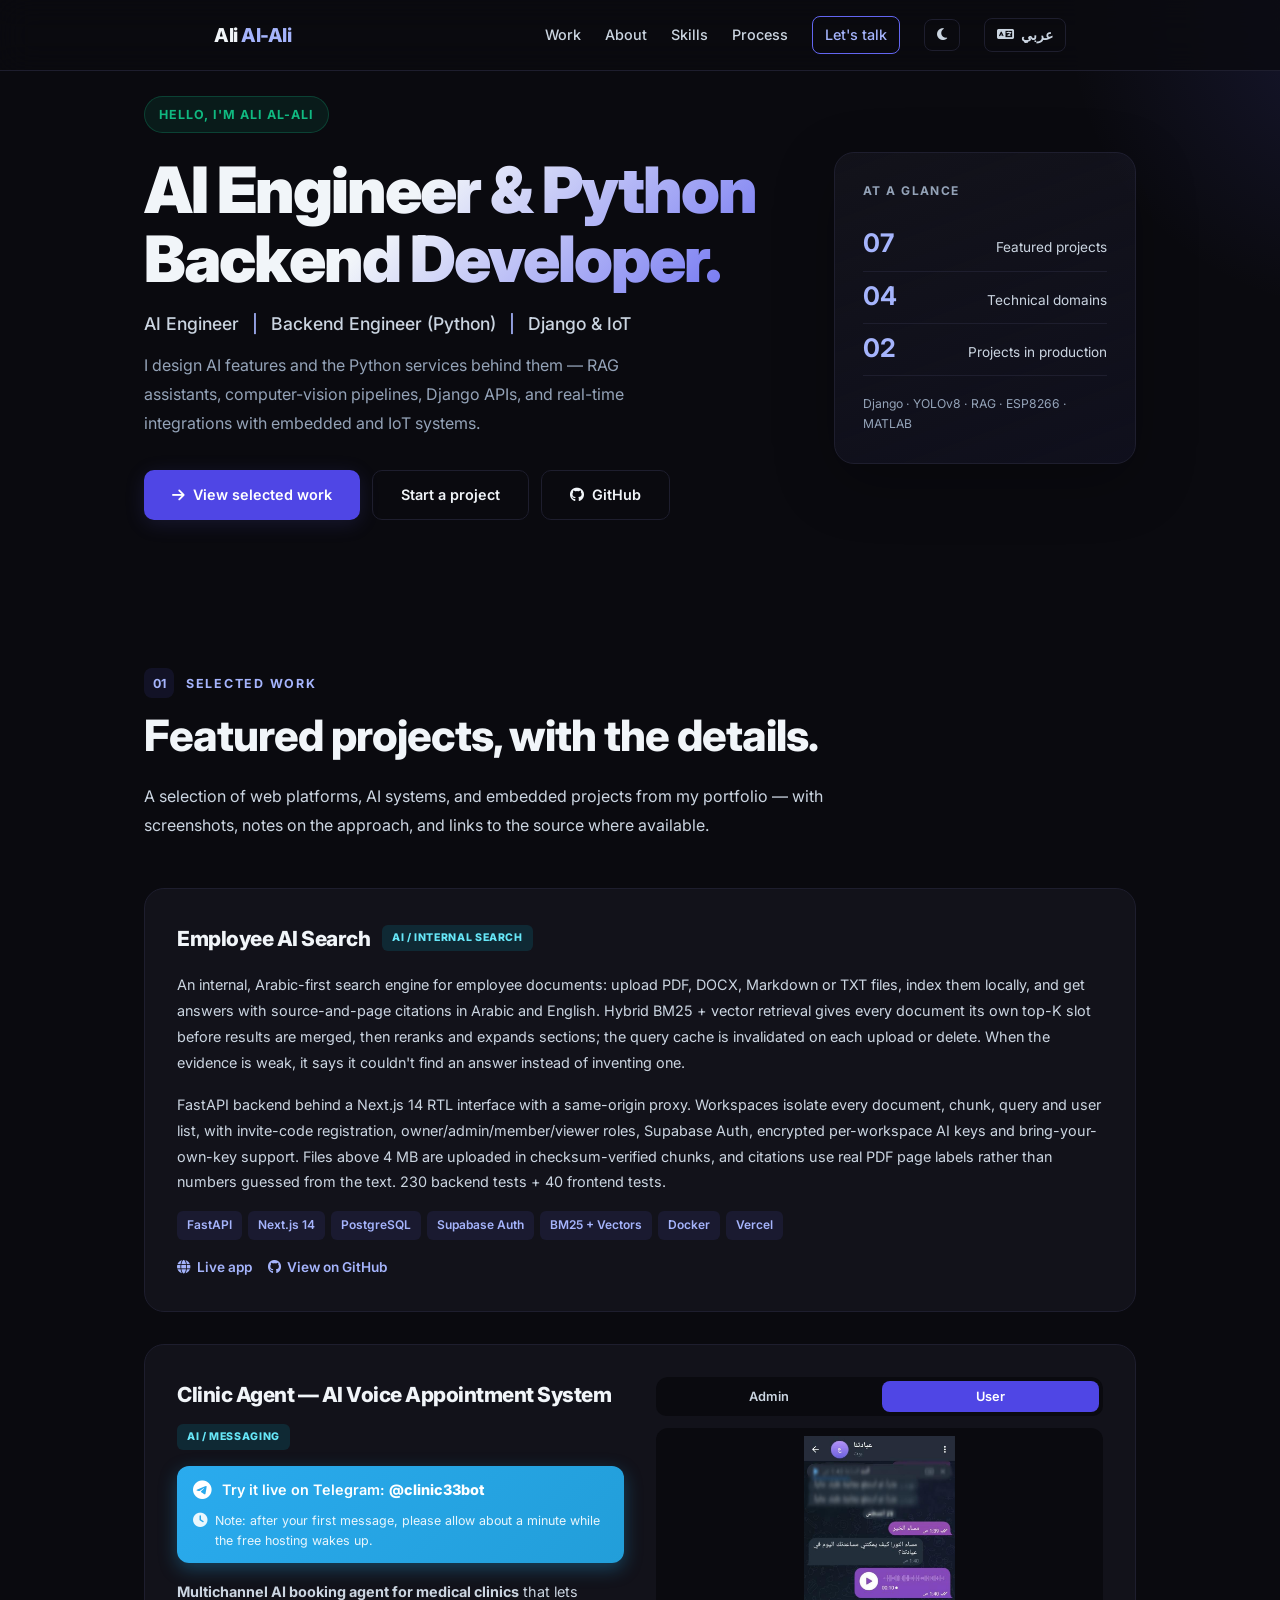
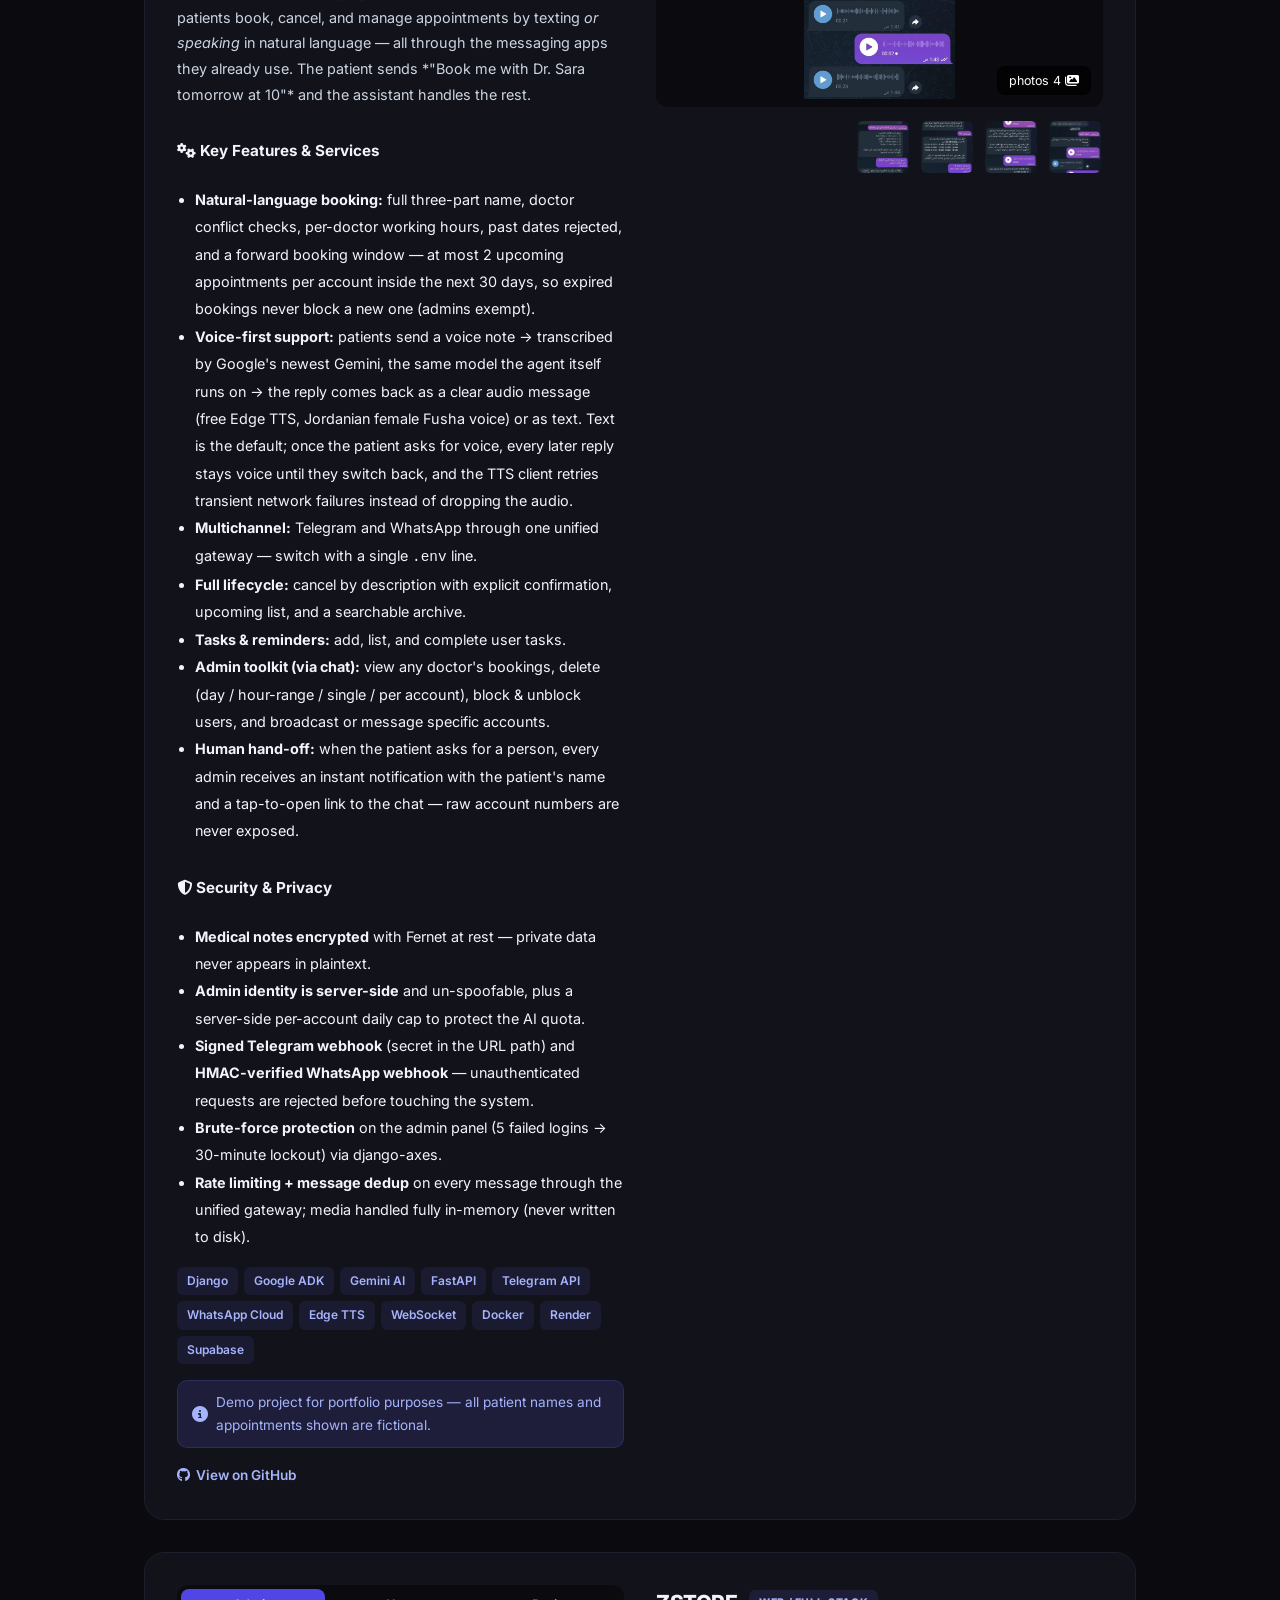
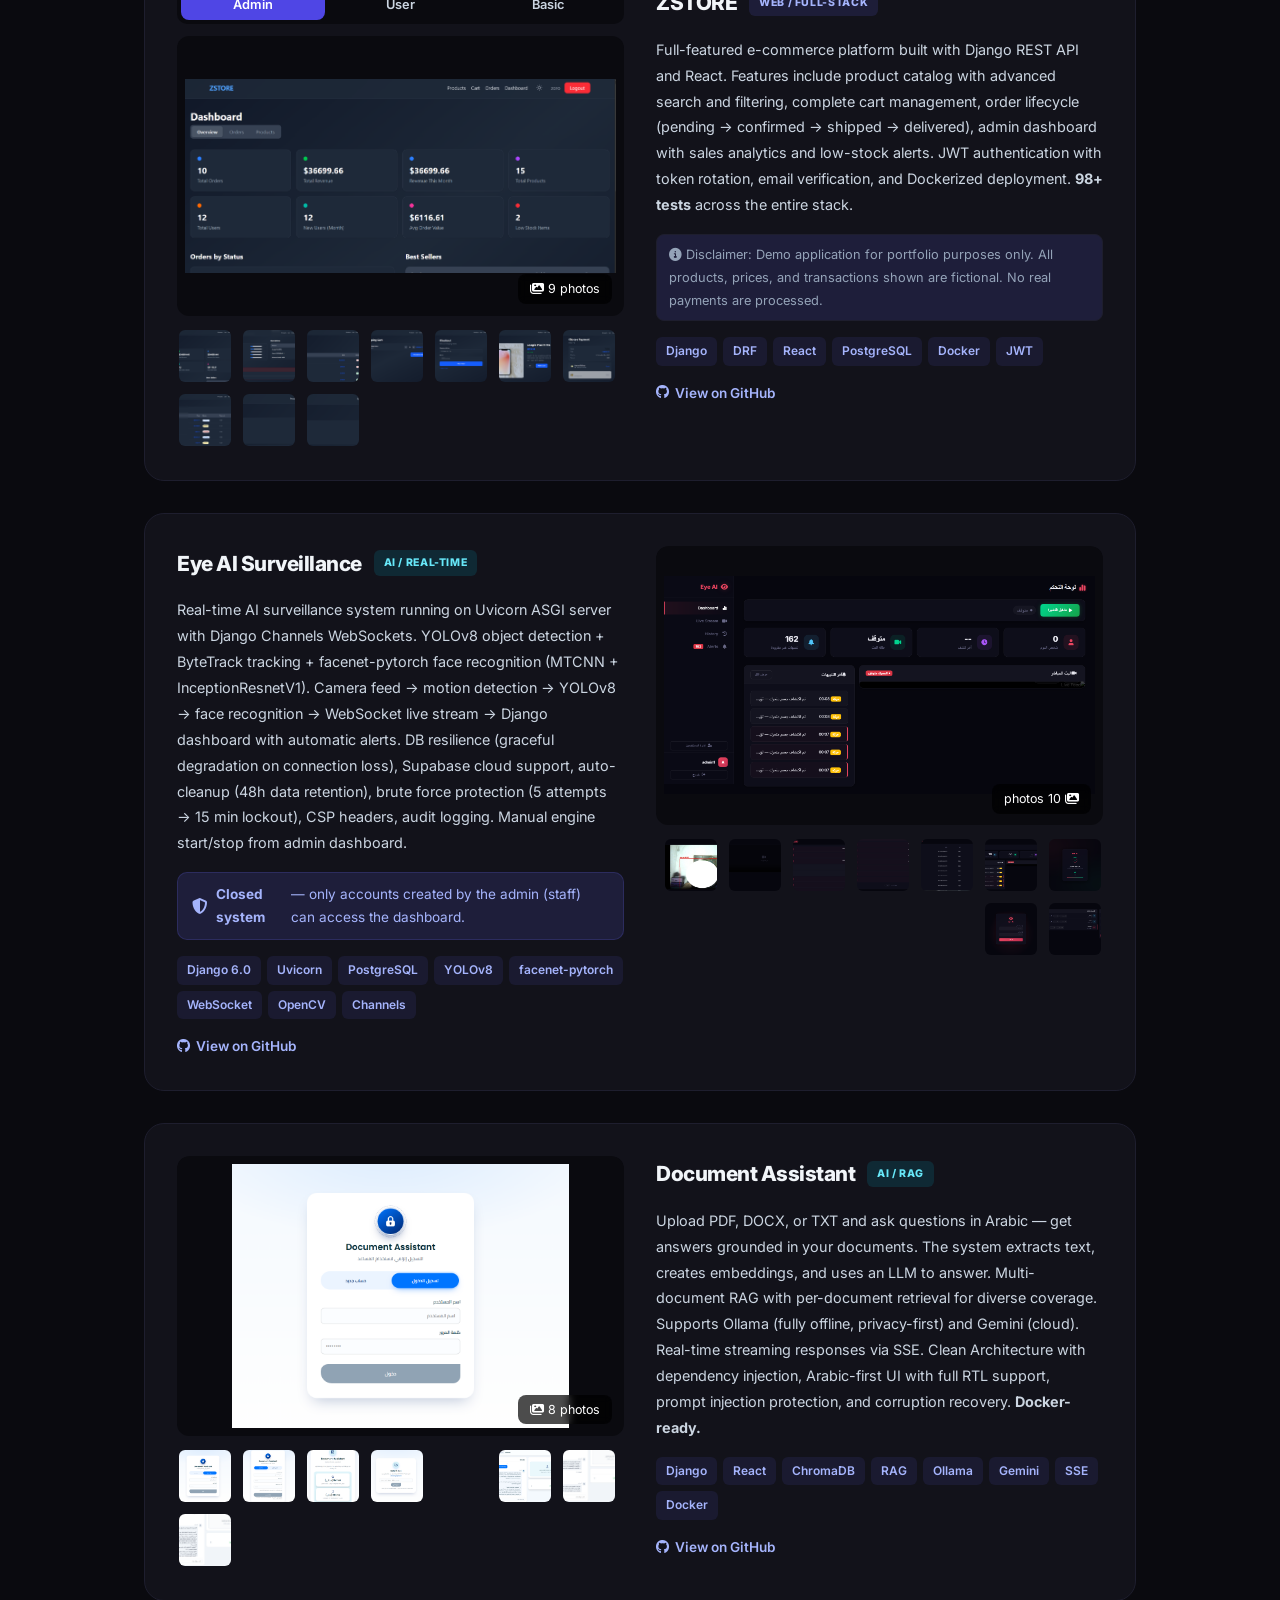
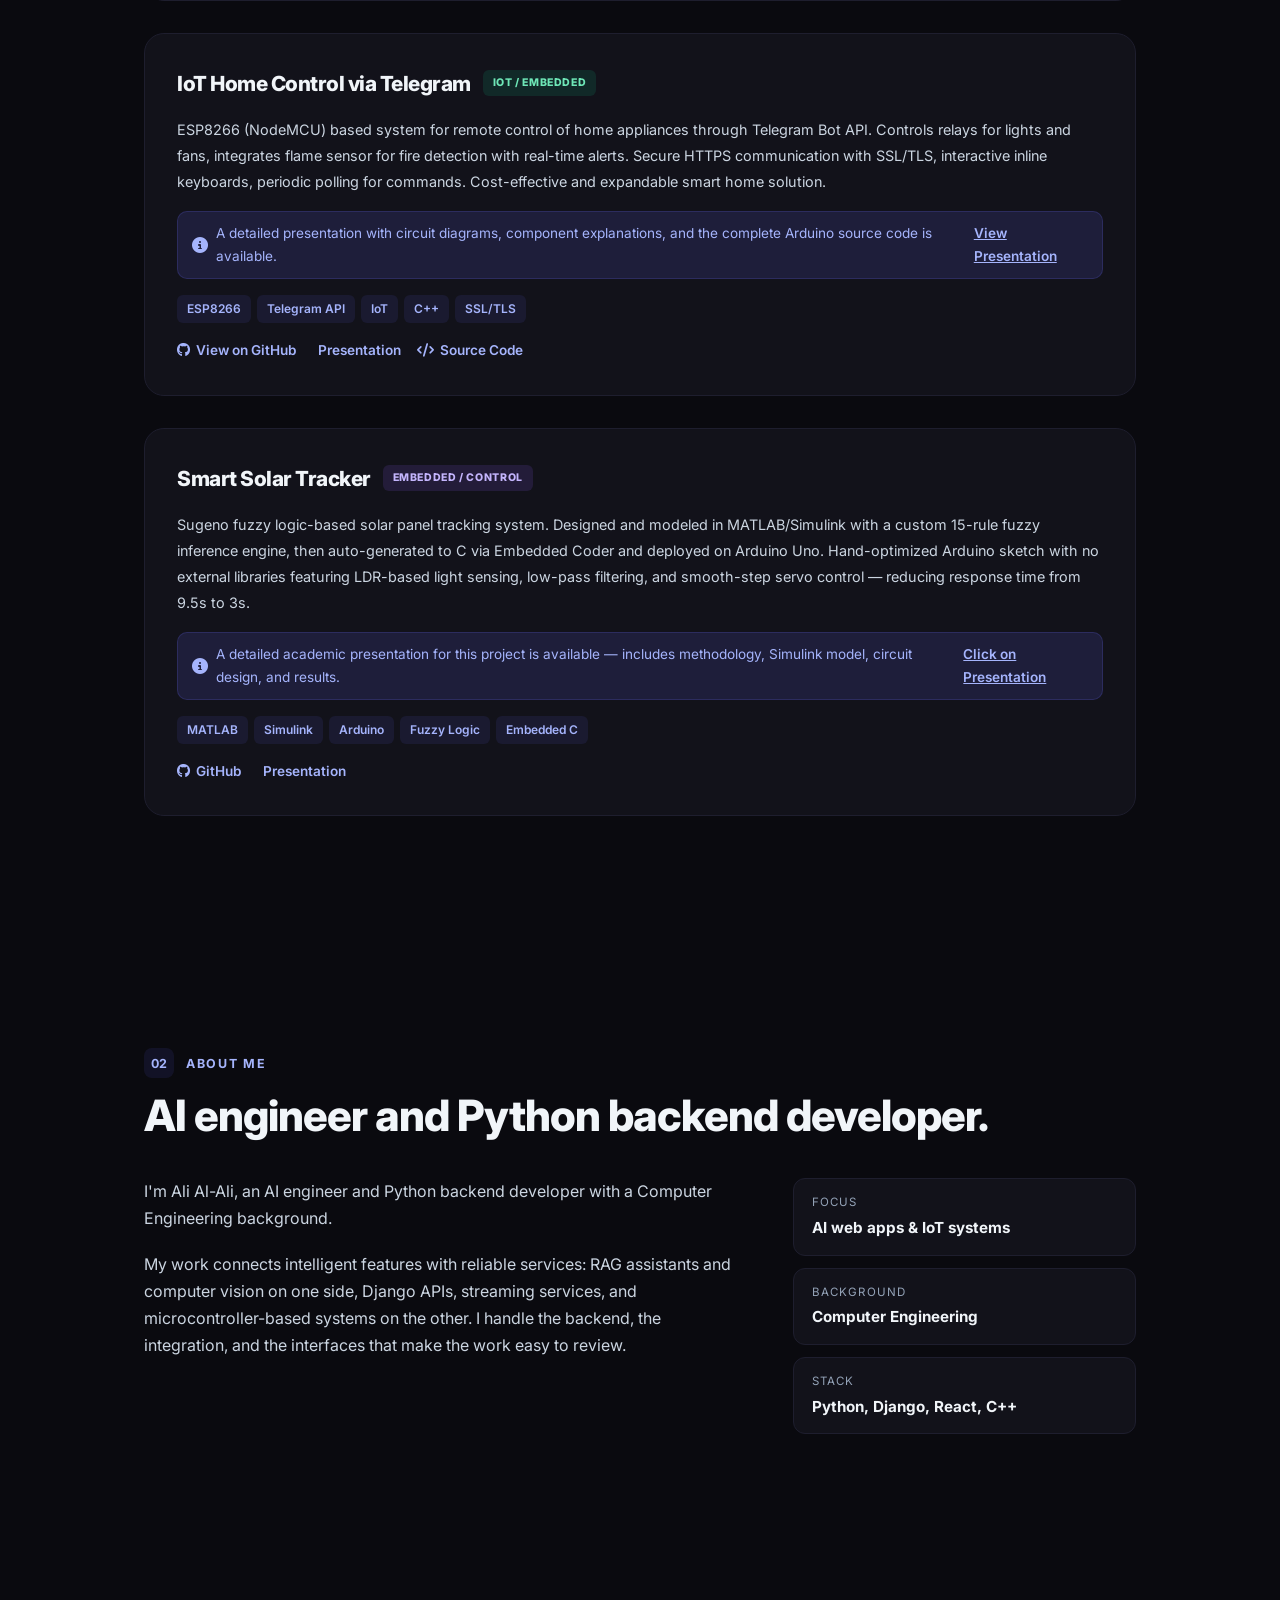
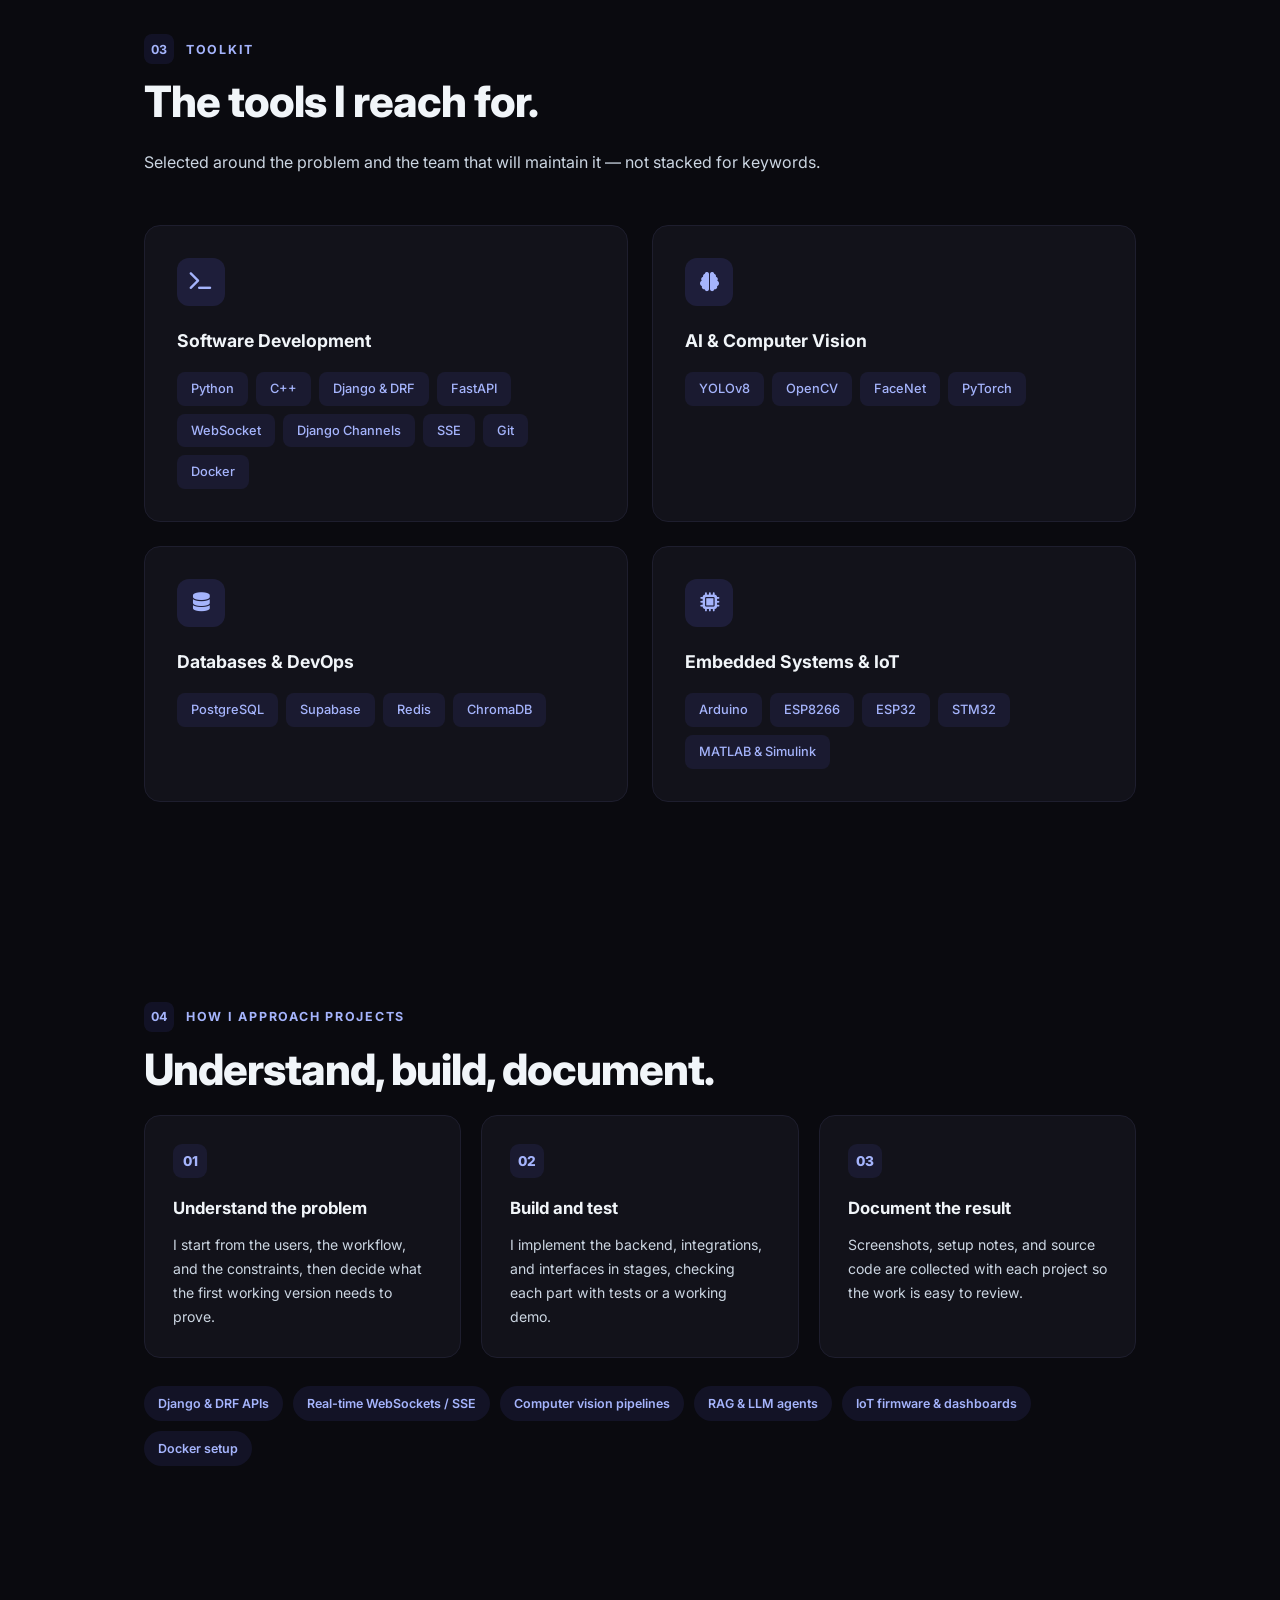
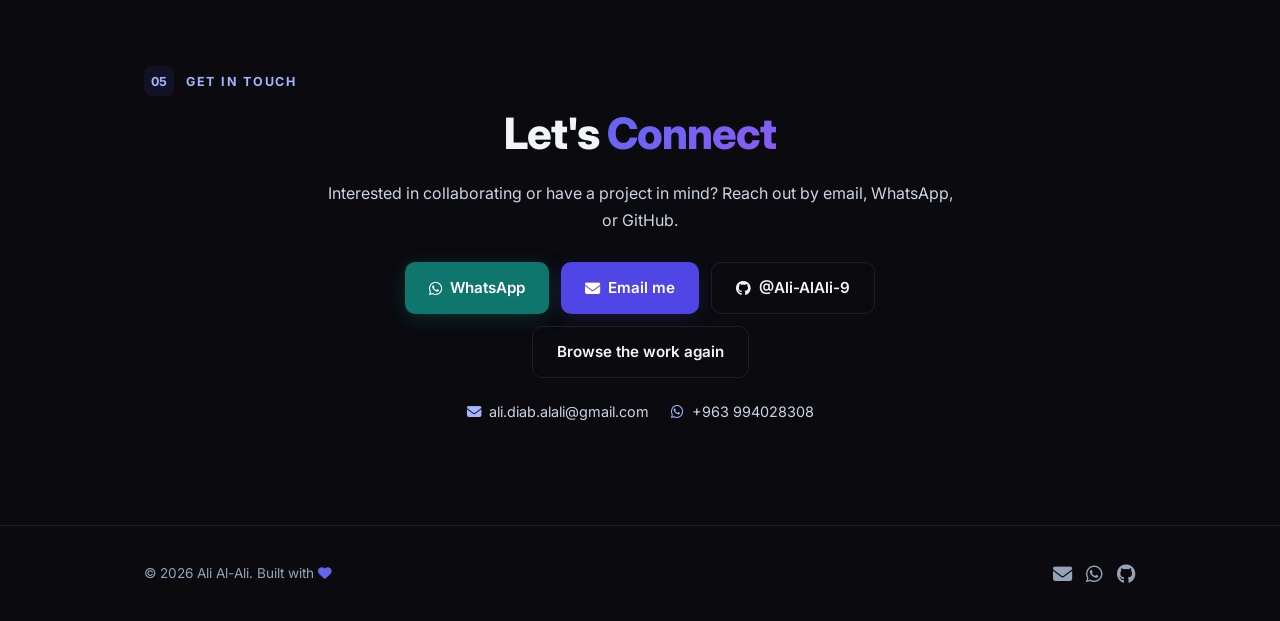
<file: index.html>
<!DOCTYPE html>
<html lang="en">
<head>
    <meta charset="UTF-8">
    <meta name="viewport" content="width=device-width, initial-scale=1.0">
    <title>Ali Al-Ali — AI &amp; Python Backend Engineer</title>
    <meta name="description" content="AI engineer and Python backend developer building RAG assistants, computer-vision systems, Django APIs, and IoT integrations. Explore portfolio projects by Ali Al-Ali.">
    <meta name="theme-color" content="#0a0a0f">
    <meta property="og:type" content="website">
    <meta property="og:title" content="Ali Al-Ali — AI &amp; Python Backend Engineer">
    <meta property="og:description" content="AI and Python backend engineering projects: RAG assistants, computer vision, Django APIs, real-time services, and IoT integrations.">
    <meta property="og:site_name" content="Ali Al-Ali Portfolio">
    <meta name="twitter:card" content="summary_large_image">
    <link rel="canonical" href="https://ali-alali-9.github.io/">
    <link rel="icon" type="image/svg+xml" href="favicon.svg">
    <link rel="preconnect" href="https://fonts.googleapis.com">
    <link rel="preconnect" href="https://fonts.gstatic.com" crossorigin>
    <link href="https://fonts.googleapis.com/css2?family=Inter:wght@400;500;600;700;800;900&display=swap" rel="stylesheet">
    <link rel="stylesheet" href="https://cdnjs.cloudflare.com/ajax/libs/font-awesome/6.5.1/css/all.min.css">
    <link rel="stylesheet" href="style.css?v=5">
</head>
<body>
    <a class="skip-link" href="#main">Skip to content</a>

    <div id="lightbox" class="lightbox" role="dialog" aria-modal="true" aria-labelledby="lightbox-title">
        <h2 id="lightbox-title" class="sr-only">Project screenshot gallery</h2>
        <button type="button" class="lightbox-close" aria-label="Close gallery" onclick="closeLightbox()">&times;</button>
        <button type="button" class="lightbox-nav lightbox-prev" aria-label="Previous screenshot" onclick="event.stopPropagation(); navigateLightbox(-1)"><i class="fas fa-chevron-left" aria-hidden="true"></i></button>
        <img class="lightbox-img" id="lightbox-img" alt="">
        <button type="button" class="lightbox-nav lightbox-next" aria-label="Next screenshot" onclick="event.stopPropagation(); navigateLightbox(1)"><i class="fas fa-chevron-right" aria-hidden="true"></i></button>
        <div class="lightbox-counter" id="lightbox-counter" aria-live="polite"></div>
    </div>

    <header class="site-header">
        <nav aria-label="Main navigation">
            <div class="nav-container">
                <a href="#top" class="logo">Ali <span>Al-Ali</span></a>
                <div class="nav-links" id="navLinks">
                    <a href="#projects">Work</a>
                    <a href="#about">About</a>
                    <a href="#skills">Skills</a>
                    <a href="#process">Process</a>
                    <a href="#contact" class="nav-cta">Let's talk</a>
                    <button type="button" id="theme-toggle" aria-label="Toggle color theme">
                        <i class="fas fa-moon" aria-hidden="true"></i>
                    </button>
                    <button type="button" id="lang-toggle" class="lang-toggle" aria-label="Switch to Arabic" title="العربية">
                        <i class="fas fa-language" aria-hidden="true"></i>
                        <span>عربي</span>
                    </button>
                </div>
                <button type="button" class="mobile-menu" id="mobileMenu" aria-label="Open menu" aria-expanded="false" aria-controls="navLinks">
                    <i class="fas fa-bars" aria-hidden="true"></i>
                </button>
            </div>
        </nav>
    </header>

    <main id="main">
        <section id="top" class="hero">
            <div class="hero-bg" aria-hidden="true"></div>
            <div class="container hero-grid">
                <div class="hero-content">
                    <p class="hero-eyebrow">Hello, I'm Ali Al-Ali</p>
                    <h1 class="hero-title">AI Engineer &amp; Python Backend Developer.</h1>
                    <p class="hero-subtitle">AI Engineer <span class="separator">|</span> Backend Engineer (Python) <span class="separator">|</span> Django &amp; IoT</p>
                    <p class="hero-desc">I design AI features and the Python services behind them — RAG assistants, computer-vision pipelines, Django APIs, and real-time integrations with embedded and IoT systems.</p>
                    <div class="hero-actions">
                        <a href="#projects" class="btn btn-primary"><i class="fas fa-arrow-right" aria-hidden="true"></i> View selected work</a>
                        <a href="#contact" class="btn btn-ghost">Start a project</a>
                        <a href="https://github.com/Ali-AlAli-9" target="_blank" rel="noopener noreferrer" class="btn btn-ghost"><i class="fab fa-github" aria-hidden="true"></i> GitHub</a>
                    </div>
                </div>
                <aside class="hero-card" aria-label="Portfolio at a glance">
                    <p class="hero-card-label">At a glance</p>
                    <div class="hero-stat"><strong>07</strong><span>Featured projects</span></div>
                    <div class="hero-stat"><strong>04</strong><span>Technical domains</span></div>
                    <div class="hero-stat"><strong>02</strong><span>Projects in production</span></div>
                    <p class="hero-card-note">Django &middot; YOLOv8 &middot; RAG &middot; ESP8266 &middot; MATLAB</p>
                </aside>
            </div>
        </section>

        <section id="projects" class="section projects-section">
        <div class="container">
            <div class="section-kicker"><span>01</span> Selected work</div>
                <h2 class="section-title">Featured projects, with the details.</h2>
                <p class="section-intro">A selection of web platforms, AI systems, and embedded projects from my portfolio — with screenshots, notes on the approach, and links to the source where available.</p>

            <!-- Project 1: Employee AI Search -->
            <div class="project-card">
                <div class="project-info" style="grid-column: 1 / -1;">
                    <div class="project-header">
                        <h3>Employee AI Search</h3>
                                    <span class="project-badge badge-ai">AI / Internal Search</span>
                    </div>
                    <p>An internal, Arabic-first search engine for employee documents: upload PDF, DOCX, Markdown or TXT files, index them locally, and get answers with source-and-page citations in Arabic and English. Hybrid BM25 + vector retrieval gives every document its own top-K slot before results are merged, then reranks and expands sections; the query cache is invalidated on each upload or delete. When the evidence is weak, it says it couldn't find an answer instead of inventing one.</p>
                    <p>FastAPI backend behind a Next.js 14 RTL interface with a same-origin proxy. Workspaces isolate every document, chunk, query and user list, with invite-code registration, owner/admin/member/viewer roles, Supabase Auth, encrypted per-workspace AI keys and bring-your-own-key support. Files above 4 MB are uploaded in checksum-verified chunks, and citations use real PDF page labels rather than numbers guessed from the text. 230 backend tests + 40 frontend tests.</p>
                    <div class="project-tech">
                        <span class="tech-tag">FastAPI</span>
                        <span class="tech-tag">Next.js 14</span>
                        <span class="tech-tag">PostgreSQL</span>
                        <span class="tech-tag">Supabase Auth</span>
                        <span class="tech-tag">BM25 + Vectors</span>
                        <span class="tech-tag">Docker</span>
                        <span class="tech-tag">Vercel</span>
                    </div>
                    <div class="project-links">
                        <a href="https://employee-ai-search-4l7m.vercel.app/" class="project-link" target="_blank" rel="noopener noreferrer"><i class="fas fa-globe"></i> Live app</a>
                        <a href="https://github.com/Ali-AlAli-9/employee-ai-search" class="project-link" target="_blank" rel="noopener noreferrer"><i class="fab fa-github"></i> View on GitHub</a>
                    </div>
                </div>
            </div>

            <!-- Project 2: Clinic Agent — AI Voice Appointment System -->
            <div class="project-card reverse">
                <div class="project-gallery" id="gallery-clinic">
                    <div class="gallery-tabs">
                        <button type="button" class="gallery-tab active" onclick="switchGalleryTab('clinic', 'user', this)">User</button>
                        <button type="button" class="gallery-tab" onclick="switchGalleryTab('clinic', 'admin', this)">Admin</button>
                    </div>
                    <div class="gallery-tab-content active" data-tab="clinic-user">
                        <div class="gallery-main">
                            <img src="assets/pictures_clinic/chat/User-1.jpg" alt="Clinic Agent User" class="gallery-hero" onclick="openLightbox(this, 'clinic-user')">
                            <div class="gallery-count"><i class="fas fa-images"></i> 4 photos</div>
                        </div>
                        <div class="gallery-thumbs" data-gallery="clinic-user">
                            <img loading="lazy" decoding="async" src="assets/pictures_clinic/chat/User-1.jpg" alt="User 1" onclick="openLightbox(this, 'clinic-user')">
                            <img loading="lazy" decoding="async" src="assets/pictures_clinic/chat/User-2.jpg" alt="User 2" onclick="openLightbox(this, 'clinic-user')">
                            <img loading="lazy" decoding="async" src="assets/pictures_clinic/chat/User-3.jpg" alt="User 3" onclick="openLightbox(this, 'clinic-user')">
                            <img loading="lazy" decoding="async" src="assets/pictures_clinic/chat/User-4.jpg" alt="User 4" onclick="openLightbox(this, 'clinic-user')">
                        </div>
                    </div>
                    <div class="gallery-tab-content" data-tab="clinic-admin">
                        <div class="gallery-main">
                            <img src="assets/pictures_clinic/admin/Admin-1.jpg" alt="Clinic Agent Admin" class="gallery-hero" onclick="openLightbox(this, 'clinic-admin')">
                            <div class="gallery-count"><i class="fas fa-images"></i> 2 photos</div>
                        </div>
                        <div class="gallery-thumbs" data-gallery="clinic-admin">
                            <img loading="lazy" decoding="async" src="assets/pictures_clinic/admin/Admin-1.jpg" alt="Admin 1" onclick="openLightbox(this, 'clinic-admin')">
                            <img loading="lazy" decoding="async" src="assets/pictures_clinic/admin/Admin-2.jpg" alt="Admin 2" onclick="openLightbox(this, 'clinic-admin')">
                        </div>
                    </div>
                </div>
                <div class="project-info">
                    <div class="project-header">
                        <h3>Clinic Agent — AI Voice Appointment System</h3>
                                <span class="project-badge badge-ai">AI / Messaging</span>
                    </div>
                    <div class="project-cta">
                        <a href="https://t.me/clinic33bot" target="_blank" rel="noopener noreferrer" class="project-cta-main">
                            <i class="fab fa-telegram"></i>
                            <span>Try it live on Telegram: <strong>@clinic33bot</strong></span>
                        </a>
                        <div class="project-cta-hint">
                            <i class="fas fa-clock"></i>
                            <span>Note: after your first message, please allow about a minute while the free hosting wakes up.</span>
                        </div>
                    </div>
                    <p><strong>Multichannel AI booking agent for medical clinics</strong> that lets patients book, cancel, and manage appointments by texting <em>or speaking</em> in natural language — all through the messaging apps they already use. The patient sends *"Book me with Dr. Sara tomorrow at 10"* and the assistant handles the rest.</p>

                    <h4 style="margin:14px 0 6px;font-size:0.95rem;color:var(--heading);"><i class="fas fa-cogs"></i> Key Features &amp; Services</h4>
                    <ul style="margin:0;padding-left:18px;font-size:0.9rem;line-height:1.9;color:var(--text);">
                        <li><strong>Natural-language booking:</strong> full three-part name, doctor conflict checks, per-doctor working hours, past dates rejected, and a forward booking window — at most 2 upcoming appointments per account inside the next 30 days, so expired bookings never block a new one (admins exempt).</li>
                        <li><strong>Voice-first support:</strong> patients send a voice note → transcribed by Google's newest Gemini, the same model the agent itself runs on → the reply comes back as a clear audio message (free Edge TTS, Jordanian female Fusha voice) or as text. Text is the default; once the patient asks for voice, every later reply stays voice until they switch back, and the TTS client retries transient network failures instead of dropping the audio.</li>
                        <li><strong>Multichannel:</strong> Telegram and WhatsApp through one unified gateway — switch with a single <code>.env</code> line.</li>
                        <li><strong>Full lifecycle:</strong> cancel by description with explicit confirmation, upcoming list, and a searchable archive.</li>
                        <li><strong>Tasks &amp; reminders:</strong> add, list, and complete user tasks.</li>
                        <li><strong>Admin toolkit (via chat):</strong> view any doctor's bookings, delete (day / hour-range / single / per account), block &amp; unblock users, and broadcast or message specific accounts.</li>
                        <li><strong>Human hand-off:</strong> when the patient asks for a person, every admin receives an instant notification with the patient's name and a tap-to-open link to the chat — raw account numbers are never exposed.</li>
                    </ul>

                    <h4 style="margin:14px 0 6px;font-size:0.95rem;color:var(--heading);"><i class="fas fa-shield-alt"></i> Security &amp; Privacy</h4>
                    <ul style="margin:0;padding-left:18px;font-size:0.9rem;line-height:1.9;color:var(--text);">
                        <li><strong>Medical notes encrypted</strong> with Fernet at rest — private data never appears in plaintext.</li>
                        <li><strong>Admin identity is server-side</strong> and un-spoofable, plus a server-side per-account daily cap to protect the AI quota.</li>
                        <li><strong>Signed Telegram webhook</strong> (secret in the URL path) and <strong>HMAC-verified WhatsApp webhook</strong> — unauthenticated requests are rejected before touching the system.</li>
                        <li><strong>Brute-force protection</strong> on the admin panel (5 failed logins → 30-minute lockout) via django-axes.</li>
                        <li><strong>Rate limiting + message dedup</strong> on every message through the unified gateway; media handled fully in-memory (never written to disk).</li>
                    </ul>

                    <div class="project-tech">
                        <span class="tech-tag">Django</span>
                        <span class="tech-tag">Google ADK</span>
                        <span class="tech-tag">Gemini AI</span>
                        <span class="tech-tag">FastAPI</span>
                        <span class="tech-tag">Telegram API</span>
                        <span class="tech-tag">WhatsApp Cloud</span>
                        <span class="tech-tag">Edge TTS</span>
                        <span class="tech-tag">WebSocket</span>
                        <span class="tech-tag">Docker</span>
                        <span class="tech-tag">Render</span>
                        <span class="tech-tag">Supabase</span>
                    </div>
                    <div class="project-notice">
                        <i class="fas fa-info-circle"></i> Demo project for portfolio purposes — all patient names and appointments shown are fictional.
                    </div>
                    <a href="https://github.com/Ali-AlAli-9" class="project-link" target="_blank" rel="noopener noreferrer"><i class="fab fa-github"></i> View on GitHub</a>
                </div>
            </div>

            <!-- Project 3: ZSTORE -->
            <div class="project-card">
                <div class="project-gallery" id="gallery-zstore">
                    <div class="gallery-tabs">
                        <button type="button" class="gallery-tab active" onclick="switchGalleryTab('zstore', 'admin', this)">Admin</button>
                        <button type="button" class="gallery-tab" onclick="switchGalleryTab('zstore', 'user', this)">User</button>
                        <button type="button" class="gallery-tab" onclick="switchGalleryTab('zstore', 'basic', this)">Basic</button>
                    </div>
                    <div class="gallery-tab-content active" data-tab="zstore-admin">
                        <div class="gallery-main">
                            <img src="assets/pictures_ecommerce/admin/Screenshot_dashboard.png" alt="ZSTORE Dashboard" class="gallery-hero" onclick="openLightbox(this, 'zstore-admin')">
                        <div class="gallery-count"><i class="fas fa-images"></i> 9 photos</div>
                        </div>
                        <div class="gallery-thumbs" data-gallery="zstore-admin">
                            <img loading="lazy" decoding="async" src="assets/pictures_ecommerce/admin/Screenshot_dashboard.png" alt="Dashboard" onclick="openLightbox(this, 'zstore-admin')">
                            <img loading="lazy" decoding="async" src="assets/pictures_ecommerce/admin/Screenshot_dashborad2.png" alt="Dashboard 2" onclick="openLightbox(this, 'zstore-admin')">
                            <img loading="lazy" decoding="async" src="assets/pictures_ecommerce/admin/Screenshot_dashboard_products.png" alt="Products Dashboard" onclick="openLightbox(this, 'zstore-admin')">
                            <img loading="lazy" decoding="async" src="assets/pictures_ecommerce/admin/Screenshot_admin_cart.png" alt="Admin Cart" onclick="openLightbox(this, 'zstore-admin')">
                            <img loading="lazy" decoding="async" src="assets/pictures_ecommerce/admin/Screenshot_admin_checout.png" alt="Admin Checkout" onclick="openLightbox(this, 'zstore-admin')">
                            <img loading="lazy" decoding="async" src="assets/pictures_ecommerce/admin/Screenshot_admin_products.png" alt="Admin Products" onclick="openLightbox(this, 'zstore-admin')">
                            <img loading="lazy" decoding="async" src="assets/pictures_ecommerce/admin/Screenshot_admin_shipping.png" alt="Admin Shipping" onclick="openLightbox(this, 'zstore-admin')">
                            <img loading="lazy" decoding="async" src="assets/pictures_ecommerce/admin/Screenshot_orders_dashboard.png" alt="Orders Dashboard" onclick="openLightbox(this, 'zstore-admin')">
                            <img loading="lazy" decoding="async" src="assets/pictures_ecommerce/admin/Screenshot_orders.png" alt="Orders" onclick="openLightbox(this, 'zstore-admin')">
                            <img loading="lazy" decoding="async" src="assets/pictures_ecommerce/admin/Screenshot_orders_confirm.png" alt="Order Confirm" onclick="openLightbox(this, 'zstore-admin')">
                        </div>
                    </div>
                    <div class="gallery-tab-content" data-tab="zstore-user">
                        <div class="gallery-main">
                            <img src="assets/pictures_ecommerce/user/Screenshot_user.png" alt="User Profile" class="gallery-hero" onclick="openLightbox(this, 'zstore-user')">
                            <div class="gallery-count"><i class="fas fa-images"></i> 4 photos</div>
                        </div>
                        <div class="gallery-thumbs" data-gallery="zstore-user">
                            <img loading="lazy" decoding="async" src="assets/pictures_ecommerce/user/Screenshot_user.png" alt="User Profile" onclick="openLightbox(this, 'zstore-user')">
                            <img loading="lazy" decoding="async" src="assets/pictures_ecommerce/user/Screenshot_user_cart.png" alt="User Cart" onclick="openLightbox(this, 'zstore-user')">
                            <img loading="lazy" decoding="async" src="assets/pictures_ecommerce/user/user_cart.PNG" alt="Cart" onclick="openLightbox(this, 'zstore-user')">
                            <img loading="lazy" decoding="async" src="assets/pictures_ecommerce/user/user_orders.PNG" alt="User Orders" onclick="openLightbox(this, 'zstore-user')">
                        </div>
                    </div>
                    <div class="gallery-tab-content" data-tab="zstore-basic">
                        <div class="gallery-main">
                            <img src="assets/pictures_ecommerce/basic/Screenshot_5.png" alt="Screenshot" class="gallery-hero" onclick="openLightbox(this, 'zstore-basic')">
                            <div class="gallery-count"><i class="fas fa-images"></i> 4 photos</div>
                        </div>
                        <div class="gallery-thumbs" data-gallery="zstore-basic">
                            <img loading="lazy" decoding="async" src="assets/pictures_ecommerce/basic/Screenshot_5.png" alt="Screenshot 5" onclick="openLightbox(this, 'zstore-basic')">
                            <img loading="lazy" decoding="async" src="assets/pictures_ecommerce/basic/Screenshot_4.png" alt="Screenshot 4" onclick="openLightbox(this, 'zstore-basic')">
                            <img loading="lazy" decoding="async" src="assets/pictures_ecommerce/basic/Screenshot_3.png" alt="Screenshot 3" onclick="openLightbox(this, 'zstore-basic')">
                            <img loading="lazy" decoding="async" src="assets/pictures_ecommerce/basic/Screenshot_admin.png" alt="Admin" onclick="openLightbox(this, 'zstore-basic')">
                        </div>
                    </div>
                </div>
                <div class="project-info">
                    <div class="project-header">
                        <h3>ZSTORE</h3>
                                <span class="project-badge badge-web">Web / Full-stack</span>
                    </div>
                    <p>Full-featured e-commerce platform built with Django REST API and React. Features include product catalog with advanced search and filtering, complete cart management, order lifecycle (pending → confirmed → shipped → delivered), admin dashboard with sales analytics and low-stock alerts. JWT authentication with token rotation, email verification, and Dockerized deployment. <strong>98+ tests</strong> across the entire stack.</p>
                    <p style="font-size:0.8rem;color:var(--text-muted);border:1px solid var(--border);padding:8px 12px;border-radius:8px;background:var(--accent-glow);"><i class="fas fa-info-circle"></i> Disclaimer: Demo application for portfolio purposes only. All products, prices, and transactions shown are fictional. No real payments are processed.</p>
                    <div class="project-tech">
                        <span class="tech-tag">Django</span>
                        <span class="tech-tag">DRF</span>
                        <span class="tech-tag">React</span>
                        <span class="tech-tag">PostgreSQL</span>
                        <span class="tech-tag">Docker</span>
                        <span class="tech-tag">JWT</span>
                    </div>
                    <a href="https://github.com/Ali-AlAli-9" class="project-link" target="_blank" rel="noopener noreferrer"><i class="fab fa-github"></i> View on GitHub</a>
                </div>
            </div>

            <!-- Project 4: Eye AI Surveillance -->
            <div class="project-card reverse">
                <div class="project-gallery">
                    <div class="gallery-main">
                        <img src="assets/pictures_camera/dashboard.png" alt="Eye AI Dashboard" class="gallery-hero" onclick="openLightbox(this, 'eyeai')">
                        <div class="gallery-count"><i class="fas fa-images"></i> 10 photos</div>
                    </div>
                    <div class="gallery-thumbs" data-gallery="eyeai">
                        <img loading="lazy" decoding="async" src="assets/pictures_camera/engine_loading.png" alt="Engine Loading" onclick="openLightbox(this, 'eyeai')">
                        <img loading="lazy" decoding="async" src="assets/pictures_camera/dashboard.png" alt="Dashboard" onclick="openLightbox(this, 'eyeai')">
                        <img loading="lazy" decoding="async" src="assets/pictures_camera/history.png" alt="History" onclick="openLightbox(this, 'eyeai')">
                        <img loading="lazy" decoding="async" src="assets/pictures_camera/project_camrea_alerts.png" alt="Alerts" onclick="openLightbox(this, 'eyeai')">
                        <img loading="lazy" decoding="async" src="assets/pictures_camera/Capture_alerts.png" alt="Alert Details" onclick="openLightbox(this, 'eyeai')">
                        <img loading="lazy" decoding="async" src="assets/pictures_camera/live_1.png" alt="Live Stream" onclick="openLightbox(this, 'eyeai')">
                        <img loading="lazy" decoding="async" src="assets/pictures_camera/screencapture-127-0-0-1-8000-live-2026-07-18-21_30_55.png" alt="Live Stream Capture" onclick="openLightbox(this, 'eyeai')">
                        <img loading="lazy" decoding="async" src="assets/pictures_camera/manage_users.png" alt="Manage Users" onclick="openLightbox(this, 'eyeai')">
                        <img loading="lazy" decoding="async" src="assets/pictures_camera/login.png" alt="Login" onclick="openLightbox(this, 'eyeai')">
                    </div>
                </div>
                <div class="project-info">
                    <div class="project-header">
                        <h3>Eye AI Surveillance</h3>
                                <span class="project-badge badge-ai">AI / Real-time</span>
                    </div>
                    <p>Real-time AI surveillance system running on Uvicorn ASGI server with Django Channels WebSockets. YOLOv8 object detection + ByteTrack tracking + facenet-pytorch face recognition (MTCNN + InceptionResnetV1). Camera feed → motion detection → YOLOv8 → face recognition → WebSocket live stream → Django dashboard with automatic alerts. DB resilience (graceful degradation on connection loss), Supabase cloud support, auto-cleanup (48h data retention), brute force protection (5 attempts → 15 min lockout), CSP headers, audit logging. Manual engine start/stop from admin dashboard.</p>
                    <div class="project-notice">
                        <i class="fas fa-shield-alt"></i> <strong>Closed system</strong> — only accounts created by the admin (staff) can access the dashboard.
                    </div>
                    <div class="project-tech">
                        <span class="tech-tag">Django 6.0</span>
                        <span class="tech-tag">Uvicorn</span>
                        <span class="tech-tag">PostgreSQL</span>
                        <span class="tech-tag">YOLOv8</span>
                        <span class="tech-tag">facenet-pytorch</span>
                        <span class="tech-tag">WebSocket</span>
                        <span class="tech-tag">OpenCV</span>
                        <span class="tech-tag">Channels</span>
                    </div>
                    <a href="https://github.com/Ali-AlAli-9" class="project-link" target="_blank" rel="noopener noreferrer"><i class="fab fa-github"></i> View on GitHub</a>
                </div>
            </div>

            <!-- Project 5: Document Assistant -->
            <div class="project-card">
                <div class="project-gallery">
                    <div class="gallery-main">
                        <img src="assets/pictures_rag/newdoc.PNG" alt="Document Assistant" class="gallery-hero" onclick="openLightbox(this, 'rag')">
                        <div class="gallery-count"><i class="fas fa-images"></i> 8 photos</div>
                    </div>
                    <div class="gallery-thumbs" data-gallery="rag">
                        <img loading="lazy" decoding="async" src="assets/pictures_rag/newdoc.PNG" alt="RAG 1" onclick="openLightbox(this, 'rag')">
                        <img loading="lazy" decoding="async" src="assets/pictures_rag/newdoc1.PNG" alt="RAG 2" onclick="openLightbox(this, 'rag')">
                        <img loading="lazy" decoding="async" src="assets/pictures_rag/newdoc5.PNG" alt="RAG 3" onclick="openLightbox(this, 'rag')">
                        <img loading="lazy" decoding="async" src="assets/pictures_rag/newdoc6.PNG" alt="RAG 4" onclick="openLightbox(this, 'rag')">
                        <img loading="lazy" decoding="async" src="assets/pictures_rag/newdoc3.PNG" alt="RAG 5" onclick="openLightbox(this, 'rag')">
                        <img loading="lazy" decoding="async" src="assets/pictures_rag/newdoc4.PNG" alt="RAG 6" onclick="openLightbox(this, 'rag')">
                        <img loading="lazy" decoding="async" src="assets/pictures_rag/Screenshotnew5.png" alt="RAG 7" onclick="openLightbox(this, 'rag')">
                        <img loading="lazy" decoding="async" src="assets/pictures_rag/Screenshotnew6.png" alt="RAG 8" onclick="openLightbox(this, 'rag')">
                    </div>
                </div>
                <div class="project-info">
                    <div class="project-header">
                        <h3>Document Assistant</h3>
                                <span class="project-badge badge-ai">AI / RAG</span>
                    </div>
                    <p>Upload PDF, DOCX, or TXT and ask questions in Arabic — get answers grounded in your documents. The system extracts text, creates embeddings, and uses an LLM to answer. Multi-document RAG with per-document retrieval for diverse coverage. Supports Ollama (fully offline, privacy-first) and Gemini (cloud). Real-time streaming responses via SSE. Clean Architecture with dependency injection, Arabic-first UI with full RTL support, prompt injection protection, and corruption recovery. <strong>Docker-ready.</strong></p>
                    <div class="project-tech">
                        <span class="tech-tag">Django</span>
                        <span class="tech-tag">React</span>
                        <span class="tech-tag">ChromaDB</span>
                        <span class="tech-tag">RAG</span>
                        <span class="tech-tag">Ollama</span>
                        <span class="tech-tag">Gemini</span>
                        <span class="tech-tag">SSE</span>
                        <span class="tech-tag">Docker</span>
                    </div>
                    <a href="https://github.com/Ali-AlAli-9" class="project-link" target="_blank" rel="noopener noreferrer"><i class="fab fa-github"></i> View on GitHub</a>
                </div>
            </div>

            <!-- Project 6: IoT Home Control -->
            <div class="project-card reverse">
                <div class="project-info" style="grid-column: 1 / -1;">
                    <div class="project-header">
                        <h3>IoT Home Control via Telegram</h3>
                                <span class="project-badge badge-iot">IoT / Embedded</span>
                    </div>
                    <p>ESP8266 (NodeMCU) based system for remote control of home appliances through Telegram Bot API. Controls relays for lights and fans, integrates flame sensor for fire detection with real-time alerts. Secure HTTPS communication with SSL/TLS, interactive inline keyboards, periodic polling for commands. Cost-effective and expandable smart home solution.</p>
                    <div class="project-notice">
                        <i class="fas fa-info-circle"></i> A detailed presentation with circuit diagrams, component explanations, and the complete Arduino source code is available. <a href="iot-presentation/index.html" target="_blank" rel="noopener noreferrer" style="color:var(--accent-text);font-weight:600;text-decoration:underline;">View Presentation</a>
                    </div>
                    <div class="project-tech">
                        <span class="tech-tag">ESP8266</span>
                        <span class="tech-tag">Telegram API</span>
                        <span class="tech-tag">IoT</span>
                        <span class="tech-tag">C++</span>
                        <span class="tech-tag">SSL/TLS</span>
                    </div>
                    <div class="project-links">
                        <a href="https://github.com/Ali-AlAli-9" class="project-link" target="_blank" rel="noopener noreferrer"><i class="fab fa-github"></i> View on GitHub</a>
                        <a href="iot-presentation/index.html" class="project-link" target="_blank" rel="noopener noreferrer"><i class="fas fa-presentation"></i> Presentation</a>
                        <a href="iot-presentation/code/esp8266_telegram.ino" class="project-link" target="_blank" rel="noopener noreferrer"><i class="fas fa-code"></i> Source Code</a>
                    </div>
                </div>
            </div>

            <!-- Project 7: Smart Solar Tracker -->
            <div class="project-card">
                <div class="project-info" style="grid-column: 1 / -1;">
                    <div class="project-header">
                        <h3>Smart Solar Tracker</h3>
                                <span class="project-badge badge-embedded">Embedded / Control</span>
                    </div>
                    <p>Sugeno fuzzy logic-based solar panel tracking system. Designed and modeled in MATLAB/Simulink with a custom 15-rule fuzzy inference engine, then auto-generated to C via Embedded Coder and deployed on Arduino Uno. Hand-optimized Arduino sketch with no external libraries featuring LDR-based light sensing, low-pass filtering, and smooth-step servo control — reducing response time from 9.5s to 3s.</p>
                    <div class="project-notice">
                        <i class="fas fa-info-circle"></i> A detailed academic presentation for this project is available — includes methodology, Simulink model, circuit design, and results. <a href="assets/pictures_solar_tracking/presentation/index.html" target="_blank" rel="noopener noreferrer" style="color:var(--accent-text);font-weight:600;text-decoration:underline;">Click on Presentation</a>
                    </div>
                    <div class="project-tech">
                        <span class="tech-tag">MATLAB</span>
                        <span class="tech-tag">Simulink</span>
                        <span class="tech-tag">Arduino</span>
                        <span class="tech-tag">Fuzzy Logic</span>
                        <span class="tech-tag">Embedded C</span>
                    </div>
                    <div class="project-links">
                        <a href="https://github.com/Ali-AlAli-9" class="project-link" target="_blank" rel="noopener noreferrer"><i class="fab fa-github"></i> GitHub</a>
                        <a href="assets/pictures_solar_tracking/presentation/index.html" class="project-link" target="_blank" rel="noopener noreferrer"><i class="fas fa-presentation"></i> Presentation</a>
                    </div>
                </div>
            </div>

        </div>
    </section>

        <section id="about" class="section about-section">
            <div class="container">
                <div class="section-kicker"><span>02</span> About me</div>
                <h2 class="section-title">AI engineer and Python backend developer.</h2>
                <div class="about-grid">
                    <div class="about-copy">
                        <p>I'm Ali Al-Ali, an AI engineer and Python backend developer with a Computer Engineering background.</p>
                        <p>My work connects intelligent features with reliable services: RAG assistants and computer vision on one side, Django APIs, streaming services, and microcontroller-based systems on the other. I handle the backend, the integration, and the interfaces that make the work easy to review.</p>
                    </div>
                    <ul class="about-facts">
                        <li><span>Focus</span><strong>AI web apps &amp; IoT systems</strong></li>
                        <li><span>Background</span><strong>Computer Engineering</strong></li>
                        <li><span>Stack</span><strong>Python, Django, React, C++</strong></li>
                    </ul>
                </div>
            </div>
        </section>

        <section id="skills" class="section">
        <div class="container">
            <div class="section-kicker"><span>03</span> Toolkit</div>
                <h2 class="section-title">The tools I reach for.</h2>
                <p class="section-intro">Selected around the problem and the team that will maintain it — not stacked for keywords.</p>
            <div class="skills-grid">
                <div class="skill-card">
                    <div class="skill-icon">
                        <i class="fas fa-terminal"></i>
                    </div>
                    <h3>Software Development</h3>
                    <div class="skill-tags">
                        <span>Python</span>
                        <span>C++</span>
                        <span>Django & DRF</span>
                        <span>FastAPI</span>
                        <span>WebSocket</span>
                        <span>Django Channels</span>
                        <span>SSE</span>
                        <span>Git</span>
                        <span>Docker</span>
                    </div>
                </div>
                <div class="skill-card">
                    <div class="skill-icon">
                        <i class="fas fa-brain"></i>
                    </div>
                    <h3>AI & Computer Vision</h3>
                    <div class="skill-tags">
                        <span>YOLOv8</span>
                        <span>OpenCV</span>
                        <span>FaceNet</span>
                        <span>PyTorch</span>
                    </div>
                </div>
                <div class="skill-card">
                    <div class="skill-icon">
                        <i class="fas fa-database"></i>
                    </div>
                    <h3>Databases & DevOps</h3>
                    <div class="skill-tags">
                        <span>PostgreSQL</span>
                        <span>Supabase</span>
                        <span>Redis</span>
                        <span>ChromaDB</span>
                    </div>
                </div>
                <div class="skill-card">
                    <div class="skill-icon">
                        <i class="fas fa-microchip"></i>
                    </div>
                    <h3>Embedded Systems & IoT</h3>
                    <div class="skill-tags">
                        <span>Arduino</span>
                        <span>ESP8266</span>
                        <span>ESP32</span>
                        <span>STM32</span>
                        <span>MATLAB & Simulink</span>
                    </div>
                </div>
            </div>
        </div>
    </section>

        <section id="process" class="section process-section">
            <div class="container">
                <div class="section-kicker"><span>04</span> How I approach projects</div>
                <h2 class="section-title">Understand, build, document.</h2>
                <div class="process-grid">
                    <article class="process-step"><span class="step-number">01</span><h3>Understand the problem</h3><p>I start from the users, the workflow, and the constraints, then decide what the first working version needs to prove.</p></article>
                    <article class="process-step"><span class="step-number">02</span><h3>Build and test</h3><p>I implement the backend, integrations, and interfaces in stages, checking each part with tests or a working demo.</p></article>
                    <article class="process-step"><span class="step-number">03</span><h3>Document the result</h3><p>Screenshots, setup notes, and source code are collected with each project so the work is easy to review.</p></article>
                </div>
                <div class="service-list" aria-label="Areas covered in these projects">
                    <span>Django &amp; DRF APIs</span><span>Real-time WebSockets / SSE</span><span>Computer vision pipelines</span><span>RAG &amp; LLM agents</span><span>IoT firmware &amp; dashboards</span><span>Docker setup</span>
                </div>
            </div>
        </section>

        <section id="contact" class="section contact-section">
            <div class="container">
                <div class="section-kicker"><span>05</span> Get in touch</div>
                <h2 class="section-title">Let's <span class="highlight">Connect</span></h2>
                <div class="contact-content">
                    <p>Interested in collaborating or have a project in mind? Reach out by email, WhatsApp, or GitHub.</p>
                    <div class="contact-links">
                        <a href="https://wa.me/963994028308" target="_blank" rel="noopener noreferrer" class="btn btn-whatsapp"><i class="fab fa-whatsapp" aria-hidden="true"></i> WhatsApp</a>
                        <a href="mailto:ali.diab.alali@gmail.com" class="btn btn-primary"><i class="fas fa-envelope" aria-hidden="true"></i> Email me</a>
                        <a href="https://github.com/Ali-AlAli-9" target="_blank" rel="noopener noreferrer" class="btn btn-ghost"><i class="fab fa-github" aria-hidden="true"></i> @Ali-AlAli-9</a>
                        <a href="#projects" class="btn btn-ghost">Browse the work again</a>
                    </div>
                    <div class="contact-details">
                        <a href="mailto:ali.diab.alali@gmail.com"><i class="fas fa-envelope" aria-hidden="true"></i> ali.diab.alali@gmail.com</a>
                        <a href="https://wa.me/963994028308" target="_blank" rel="noopener noreferrer"><i class="fab fa-whatsapp" aria-hidden="true"></i> +963 994028308</a>
                    </div>
                </div>
            </div>
        </section>
    </main>

    <footer>
        <div class="container">
            <div class="footer-inner">
                <p>&copy; 2026 Ali Al-Ali. Built with <i class="fas fa-heart" style="color: var(--accent);" aria-hidden="true"></i></p>
                <div class="footer-links">
                    <a href="mailto:ali.diab.alali@gmail.com" aria-label="Email Ali"><i class="fas fa-envelope" aria-hidden="true"></i></a>
                    <a href="https://wa.me/963994028308" target="_blank" rel="noopener noreferrer" aria-label="WhatsApp Ali"><i class="fab fa-whatsapp" aria-hidden="true"></i></a>
                    <a href="https://github.com/Ali-AlAli-9" target="_blank" rel="noopener noreferrer" aria-label="GitHub profile"><i class="fab fa-github" aria-hidden="true"></i></a>
                </div>
            </div>
        </div>
    </footer>

    <script src="i18n.js?v=5"></script>
    <script src="script.js?v=4"></script>
</body>
</html>
</file>
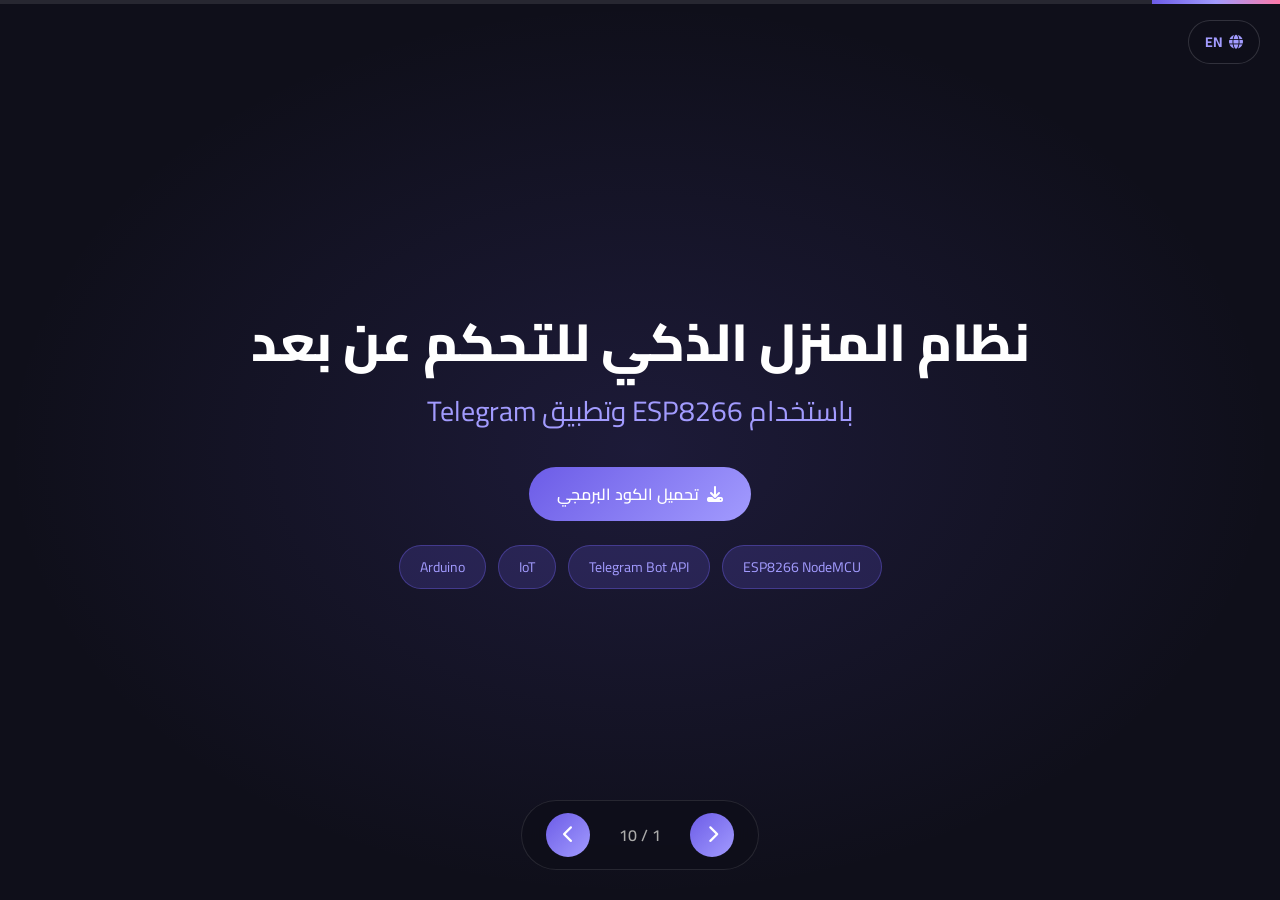
<file: iot-presentation/index.html>
<!DOCTYPE html>
<html lang="ar" dir="rtl">
<head>
    <meta charset="UTF-8">
    <meta name="viewport" content="width=device-width, initial-scale=1.0">
    <title data-ar="نظام المنزل الذكي | ESP8266 + Telegram" data-en="Smart Home System | ESP8266 + Telegram">نظام المنزل الذكي | ESP8266 + Telegram</title>
    <link rel="preconnect" href="https://fonts.googleapis.com">
    <link rel="preconnect" href="https://fonts.gstatic.com" crossorigin>
    <link href="https://fonts.googleapis.com/css2?family=Cairo:wght@300;400;600;700;800&display=swap" rel="stylesheet">
    <link rel="stylesheet" href="https://cdnjs.cloudflare.com/ajax/libs/font-awesome/6.4.0/css/all.min.css">
    <link rel="stylesheet" href="style.css">
</head>
<body>
    <!-- Language Toggle -->
    <button class="lang-toggle" id="langToggle" onclick="toggleLang()">
        <i class="fas fa-globe"></i>
        <span id="langLabel">EN</span>
    </button>

    <div class="controls">
        <button onclick="prevSlide()" aria-label="السابق" data-ar-aria="السابق" data-en-aria="Previous"><i class="fas fa-chevron-right"></i></button>
        <span id="slideCounter">1 / 10</span>
        <button onclick="nextSlide()" aria-label="التالي" data-ar-aria="التالي" data-en-aria="Next"><i class="fas fa-chevron-left"></i></button>
    </div>

    <div class="progress-bar"><div class="progress-fill" id="progressFill"></div></div>

    <div class="slides-container" id="slidesContainer">

        <!-- Slide 1: Title -->
        <div class="slide active" id="slide1">
            <div class="slide-bg"></div>
            <div class="slide-content center">
                <h1 class="title-main" data-ar="نظام المنزل الذكي للتحكم عن بعد" data-en="Remote Smart Home Control System">نظام المنزل الذكي للتحكم عن بعد</h1>
                <h2 class="title-sub" data-ar="باستخدام ESP8266 وتطبيق Telegram" data-en="Using ESP8266 and Telegram App">باستخدام ESP8266 وتطبيق Telegram</h2>
                <a href="code/esp8266_telegram.ino" class="download-btn" download>
                    <i class="fas fa-download"></i> <span data-ar="تحميل الكود البرمجي" data-en="Download Source Code">تحميل الكود البرمجي</span>
                </a>
                <div class="title-tech">
                    <span>ESP8266 NodeMCU</span>
                    <span>Telegram Bot API</span>
                    <span>IoT</span>
                    <span>Arduino</span>
                </div>
            </div>
        </div>

        <!-- Slide 2: Introduction -->
        <div class="slide" id="slide2">
            <div class="slide-content">
                <h2 class="slide-title" data-ar="المقدمة" data-en="Introduction">المقدمة</h2>
                <p class="slide-text" data-ar="Internet of Things (IoT) هو مفهوم يربط الأجهزة المادية بالإنترنت، مما يتيح التحكم بها ومراقبتها عن بُعد. يهدف هذا المشروع إلى تصميم وتنفيذ نظام منزل ذكي منخفض التكلفة باستخدام الميكروكنترولر ESP8266 وتطبيق Telegram." data-en="Internet of Things (IoT) is a concept that connects physical devices to the internet, enabling remote control and monitoring. This project aims to design and implement a low-cost smart home system using the ESP8266 microcontroller and Telegram app.">Internet of Things (IoT) هو مفهوم يربط الأجهزة المادية بالإنترنت، مما يتيح التحكم بها ومراقبتها عن بُعد. يهدف هذا المشروع إلى تصميم وتنفيذ نظام منزل ذكي منخفض التكلفة باستخدام الميكروكنترولر ESP8266 وتطبيق Telegram.</p>
                <div class="features-grid">
                    <div class="feature-card">
                        <i class="fas fa-wifi"></i>
                        <h3 data-ar="اتصال Wi-Fi" data-en="Wi-Fi Connectivity">اتصال Wi-Fi</h3>
                        <p data-ar="اتصال لاسلكي بالإنترنت عبر ESP8266 المدمج" data-en="Wireless internet connection via built-in ESP8266">اتصال لاسلكي بالإنترنت عبر ESP8266 المدمج</p>
                    </div>
                    <div class="feature-card">
                        <i class="fas fa-bolt"></i>
                        <h3 data-ar="التحكم بالأجهزة" data-en="Device Control">التحكم بالأجهزة</h3>
                        <p data-ar="تشغيل/إطفاء الأضواء والمراوح عبر الريليهات" data-en="Turn on/off lights and fans via relays">تشغيل/إطفاء الأضواء والمراوح عبر الريليهات</p>
                    </div>
                    <div class="feature-card">
                        <i class="fas fa-fire"></i>
                        <h3 data-ar="كشف الحرائق" data-en="Fire Detection">كشف الحرائق</h3>
                        <p data-ar="حساس اللهب يكتشف الحرائق ويرسل إنذار فوري" data-en="Flame sensor detects fires and sends instant alerts">حساس اللهب يكتشف الحرائق ويرسل إنذار فوري</p>
                    </div>
                    <div class="feature-card">
                        <i class="fab fa-telegram"></i>
                        <h3 data-ar="بوت Telegram" data-en="Telegram Bot">بوت Telegram</h3>
                        <p data-ar="واجهة تحكم سهلة عبر أوامر نصية وأزرار تفاعلية" data-en="Easy control interface via text commands and interactive buttons">واجهة تحكم سهلة عبر أوامر نصية وأزرار تفاعلية</p>
                    </div>
                </div>
            </div>
        </div>

        <!-- Slide 3: ESP8266 -->
        <div class="slide" id="slide3">
            <div class="slide-content">
                <h2 class="slide-title">ESP8266 NodeMCU</h2>
                <div class="slide-layout">
                    <div class="slide-text-col">
                        <p data-ar="ESP8266 هو ميكروكنترولر من إنتاج Espressif يتميز بمعالج 32-bit بسرعة 80MHz وذاكرة 4MB و Wi-Fi مدمج. يستخدم في تطبيقات IoT بفضل تكلفته المنخفضة وقدرته على الاتصال بالإنترنت." data-en="ESP8266 is a microcontroller manufactured by Espressif featuring a 32-bit processor at 80MHz, 4MB memory, and built-in Wi-Fi. It is widely used in IoT applications due to its low cost and internet connectivity capability.">ESP8266 هو ميكروكنترولر من إنتاج Espressif يتميز بمعالج 32-bit بسرعة 80MHz وذاكرة 4MB و Wi-Fi مدمج. يستخدم في تطبيقات IoT بفضل تكلفته المنخفضة وقدرته على الاتصال بالإنترنت.</p>
                        <ul class="spec-list">
                            <li data-ar="<strong>المعالج:</strong> Tensilica Xtensa LX106 32-bit" data-en="<strong>Processor:</strong> Tensilica Xtensa LX106 32-bit"><strong>المعالج:</strong> Tensilica Xtensa LX106 32-bit</li>
                            <li data-ar="<strong>السرعة:</strong> 80 MHz (قابلة للرفع إلى 160 MHz)" data-en="<strong>Speed:</strong> 80 MHz (overclockable to 160 MHz)"><strong>السرعة:</strong> 80 MHz (قابلة للرفع إلى 160 MHz)</li>
                            <li data-ar="<strong>الذاكرة:</strong> 4 MB Flash" data-en="<strong>Memory:</strong> 4 MB Flash"><strong>الذاكرة:</strong> 4 MB Flash</li>
                            <li data-ar="<strong>Wi-Fi:</strong> 802.11 b/g/n مدمج" data-en="<strong>Wi-Fi:</strong> 802.11 b/g/n Built-in"><strong>Wi-Fi:</strong> 802.11 b/g/n مدمج</li>
                            <li data-ar="<strong>المنافذ:</strong> 11 GPIO, I2C, SPI, UART, ADC" data-en="<strong>Ports:</strong> 11 GPIO, I2C, SPI, UART, ADC"><strong>المنافذ:</strong> 11 GPIO, I2C, SPI, UART, ADC</li>
                            <li data-ar="<strong>الجهد:</strong> 3.3V" data-en="<strong>Voltage:</strong> 3.3V"><strong>الجهد:</strong> 3.3V</li>
                        </ul>
                    </div>
                    <div class="slide-img-col">
                        <img src="images/esp8266.PNG" alt="ESP8266 NodeMCU" onclick="openLightbox(this.src)">
                        <p class="img-caption" data-ar="ESP8266 NodeMCU — الميكروكنترولر المستخدم في المشروع" data-en="ESP8266 NodeMCU — The Microcontroller Used in the Project">ESP8266 NodeMCU — الميكروكنترولر المستخدم في المشروع</p>
                    </div>
                </div>
            </div>
        </div>

        <!-- Slide 4: Relay Module -->
        <div class="slide" id="slide4">
            <div class="slide-content">
                <h2 class="slide-title" data-ar="ريليه (Relay Module)" data-en="Relay Module">ريليه (Relay Module)</h2>
                <div class="slide-layout">
                    <div class="slide-text-col">
                        <p data-ar="الريليه هو مفتاح كهربائي يُتحكم فيه إلكترونيًا، يسمح بتحكم الميكروكنترولر (3.3V) بأجهزة ذات جهد عالي (220V). يستخدم كوسيط آمن لعزل الدارة السيطرة عن دارة القدرة." data-en="A relay is an electronically controlled switch that allows the microcontroller (3.3V) to control high-voltage devices (220V). It serves as a safe intermediary to isolate the control circuit from the power circuit.">الريليه هو مفتاح كهربائي يُتحكم فيه إلكترونيًا، يسمح بتحكم الميكروكنترولر (3.3V) بأجهزة ذات جهد عالي (220V). يستخدم كوسيط آمن لعزل الدارة السيطرة عن دارة القدرة.</p>
                        <ul class="spec-list">
                            <li data-ar="<strong>الجهد:</strong> 5V (دارة السيطرة)" data-en="<strong>Voltage:</strong> 5V (Control Circuit)"><strong>الجهد:</strong> 5V (دارة السيطرة)</li>
                            <li data-ar="<strong>الحمل:</strong> 250V AC / 10A (دارة القدرة)" data-en="<strong>Load:</strong> 250V AC / 10A (Power Circuit)"><strong>الحمل:</strong> 250V AC / 10A (دارة القدرة)</li>
                            <li data-ar="<strong>عدد القنوات:</strong> 2 قناة" data-en="<strong>Channels:</strong> 2 Channels"><strong>عدد القنوات:</strong> 2 قناة</li>
                            <li data-ar="<strong>عزل:</strong> optocoupler للعزل الكهربائي" data-en="<strong>Isolation:</strong> optocoupler for electrical isolation"><strong>عزل:</strong> optocoupler للعزل الكهربائي</li>
                            <li data-ar="<strong>مؤشر:</strong> LED لكل قناة لحالة التشغيل" data-en="<strong>Indicator:</strong> LED per channel for status"><strong>مؤشر:</strong> LED لكل قناة لحالة التشغيل</li>
                        </ul>
                    </div>
                    <div class="slide-img-col">
                        <img src="images/relay_module.PNG" alt="Relay Module" onclick="openLightbox(this.src)">
                        <p class="img-caption" data-ar="موديول الريليه بقناتين — للتحكم بالأجهزة المنزلية" data-en="2-Channel Relay Module — For Controlling Home Devices">موديول الريليه بقناتين — للتحكم بالأجهزة المنزلية</p>
                    </div>
                </div>
            </div>
        </div>

        <!-- Slide 5: Flame Sensor -->
        <div class="slide" id="slide5">
            <div class="slide-content">
                <h2 class="slide-title" data-ar="حساس اللهب (Flame Sensor)" data-en="Flame Sensor">حساس اللهب (Flame Sensor)</h2>
                <div class="slide-layout">
                    <div class="slide-text-col">
                        <p data-ar="حساس اللهب يكشف وجود النار أو اللهب باستخدام الأشعة تحت الحمراء (IR). يرسل إشارة رقمية (HIGH/LOW) عند اكتشاف اللهب ضمن مداه. يستخدم في أنظمة الإنذار المبكر للحرائق." data-en="The flame sensor detects fire or flame using infrared (IR) radiation. It sends a digital signal (HIGH/LOW) when a flame is detected within its range. It is used in early fire warning systems.">حساس اللهب يكشف وجود النار أو اللهب باستخدام الأشعة تحت الحمراء (IR). يرسل إشارة رقمية (HIGH/LOW) عند اكتشاف اللهب ضمن مداه. يستخدم في أنظمة الإنذار المبكر للحرائق.</p>
                        <ul class="spec-list">
                            <li data-ar="<strong>نطاق الكشف:</strong> حتى 100 سم" data-en="<strong>Detection Range:</strong> Up to 100 cm"><strong>نطاق الكشف:</strong> حتى 100 سم</li>
                            <li data-ar="<strong>زاوية الكشف:</strong> 60 درجة" data-en="<strong>Detection Angle:</strong> 60 degrees"><strong>زاوية الكشف:</strong> 60 درجة</li>
                            <li data-ar="<strong>المخرج:</strong> رقمي (HIGH عند اكتشاف اللهب)" data-en="<strong>Output:</strong> Digital (HIGH when flame detected)"><strong>المخرج:</strong> رقمي (HIGH عند اكتشاف اللهب)</li>
                            <li data-ar="<strong>الجهد:</strong> 3.3V - 5V" data-en="<strong>Voltage:</strong> 3.3V - 5V"><strong>الجهد:</strong> 3.3V - 5V</li>
                            <li data-ar="<strong>حساسية:</strong> قابلة للضبط عبر مقاومة متغيرة" data-en="<strong>Sensitivity:</strong> Adjustable via variable resistor"><strong>حساسية:</strong> قابلة للضبط عبر مقاومة متغيرة</li>
                        </ul>
                    </div>
                    <div class="slide-img-col">
                        <img src="images/flame_sensor.PNG" alt="Flame Sensor" onclick="openLightbox(this.src)">
                        <p class="img-caption" data-ar="حساس اللهب للكشف عن الحرائق وإرسال إنذار فوري" data-en="Flame Sensor for Fire Detection and Instant Alerting">حساس اللهب للكشف عن الحرائق وإرسال إنذار فوري</p>
                    </div>
                </div>
            </div>
        </div>

        <!-- Slide 6: Circuit Diagram -->
        <div class="slide" id="slide6">
            <div class="slide-content">
                <h2 class="slide-title" data-ar="مخطط الدارة الكهربائية" data-en="Electrical Circuit Diagram">مخطط الدارة الكهربائية</h2>
                <div class="slide-layout single-img">
                    <div class="slide-img-col full">
                        <img src="images/the_circuit_diagram.PNG" alt="Circuit Diagram" onclick="openLightbox(this.src)">
                    </div>
                </div>
            </div>
        </div>

        <!-- Slide 7: Telegram Bot -->
        <div class="slide" id="slide7">
            <div class="slide-content">
                <h2 class="slide-title" data-ar="بوت Telegram" data-en="Telegram Bot">بوت Telegram</h2>
                <p class="slide-text" data-ar="تم إنشاء البوت عبر BotFather على Telegram، حيث يرسل أوامر نصية ويستقبل استجابات من ESP8266 عبر HTTPS. البوت يدعم أزرار تفاعلية (Inline Keyboards) لتسهيل التحكم." data-en="The bot was created via BotFather on Telegram, sending text commands and receiving responses from ESP8266 via HTTPS. The bot supports interactive buttons (Inline Keyboards) for easy control.">تم إنشاء البوت عبر BotFather على Telegram، حيث يرسل أوامر نصية ويستقبل استجابات من ESP8266 عبر HTTPS. البوت يدعم أزرار تفاعلية (Inline Keyboards) لتسهيل التحكم.</p>
                <div class="telegram-showcase">
                    <div class="telegram-card">
                        <div class="telegram-img-wrapper">
                            <img src="images/bot_commands.jpg" alt="Bot Commands" onclick="openLightbox(this.src)">
                        </div>
                        <p data-ar="واجهة البوت تعرض الأوامر النصية المتاحة للتحكم بكل جهاز (تشغيل/إطفاء)" data-en="Bot interface displays available text commands for controlling each device (on/off)">واجهة البوت تعرض الأوامر النصية المتاحة للتحكم بكل جهاز (تشغيل/إطفاء)</p>
                    </div>
                    <div class="telegram-card">
                        <div class="telegram-img-wrapper">
                            <img src="images/bot_commands2.jpg" alt="Bot Commands 2" onclick="openLightbox(this.src)">
                        </div>
                        <p data-ar="الأزرار التفاعلية (Inline Keyboard) التي تظهر أسفل الرسالة للتحكم السريع" data-en="Interactive buttons (Inline Keyboard) that appear below the message for quick control">الأزرار التفاعلية (Inline Keyboard) التي تظهر أسفل الرسالة للتحكم السريع</p>
                    </div>
                </div>
            </div>
        </div>

        <!-- Slide 8: Commands -->
        <div class="slide" id="slide8">
            <div class="slide-content">
                <h2 class="slide-title" data-ar="الأوامر والتحكم" data-en="Commands & Control">الأوامر والتحكم</h2>
                <div class="commands-table-wrapper">
                    <table class="commands-table">
                        <thead>
                            <tr><th data-ar="الأمر" data-en="Command">الأمر</th><th data-ar="الوظيفة" data-en="Function">الوظيفة</th></tr>
                        </thead>
                        <tbody>
                            <tr><td><code>/start</code></td><td data-ar="بدء المحادثة مع البوت وعرض الترحيب" data-en="Start conversation with bot and show welcome">بدء المحادثة مع البوت وعرض الترحيب</td></tr>
                            <tr><td><code>/light1_on</code></td><td data-ar="تشغيل الضوء الأول" data-en="Turn on light 1">تشغيل الضوء الأول</td></tr>
                            <tr><td><code>/light1_off</code></td><td data-ar="إطفاء الضوء الأول" data-en="Turn off light 1">إطفاء الضوء الأول</td></tr>
                            <tr><td><code>/fan_on</code></td><td data-ar="تشغيل المروحة" data-en="Turn on fan">تشغيل المروحة</td></tr>
                            <tr><td><code>/fan_off</code></td><td data-ar="إطفاء المروحة" data-en="Turn off fan">إطفاء المروحة</td></tr>
                            <tr><td><code>/status</code></td><td data-ar="عرض حالة جميع الأجهزة" data-en="Show status of all devices">عرض حالة جميع الأجهزة</td></tr>
                        </tbody>
                    </table>
                </div>
            </div>
        </div>

        <!-- Slide 9: Results -->
        <div class="slide" id="slide9">
            <div class="slide-content">
                <h2 class="slide-title" data-ar="النتائج والاختبارات" data-en="Results & Testing">النتائج والاختبارات</h2>
                <div class="results-grid">
                    <div class="result-card success">
                        <i class="fas fa-check-circle"></i>
                        <h3 data-ar="زمن الاستجابة" data-en="Response Time">زمن الاستجابة</h3>
                        <p data-ar="استجابة فورية للأوامر خلال 2-3 ثوانٍ عبر Telegram" data-en="Instant response to commands within 2-3 seconds via Telegram">استجابة فورية للأوامر خلال 2-3 ثوانٍ عبر Telegram</p>
                    </div>
                    <div class="result-card success">
                        <i class="fas fa-check-circle"></i>
                        <h3 data-ar="مدى التحكم" data-en="Control Range">مدى التحكم</h3>
                        <p data-ar="تحكم من أي مكان في العالم عبر الإنترنت" data-en="Control from anywhere in the world via internet">تحكم من أي مكان في العالم عبر الإنترنت</p>
                    </div>
                    <div class="result-card success">
                        <i class="fas fa-check-circle"></i>
                        <h3 data-ar="كشف الحرائق" data-en="Fire Detection">كشف الحرائق</h3>
                        <p data-ar="اكتشاف اللهب ضمن مدى 100 سم مع إنذار فوري" data-en="Flame detection within 100cm range with instant alert">اكتشاف اللهب ضمن مدى 100 سم مع إنذار فوري</p>
                    </div>
                    <div class="result-card success">
                        <i class="fas fa-check-circle"></i>
                        <h3 data-ar="استقرار الاتصال" data-en="Connection Stability">استقرار الاتصال</h3>
                        <p data-ar="نسبة نجاح اتصال 99% مع إعادة اتصال تلقائي" data-en="99% connection success rate with auto-reconnect">نسبة نجاح اتصال 99% مع إعادة اتصال تلقائي</p>
                    </div>
                </div>
            </div>
        </div>

        <!-- Slide 10: Conclusion -->
        <div class="slide" id="slide10">
            <div class="slide-content center">
                <h2 class="slide-title" style="margin-bottom:30px;" data-ar="الخاتمة" data-en="Conclusion">الخاتمة</h2>
                <div class="conclusion-box">
                    <p data-ar="تم بنجاح تصميم وتنفيذ نظام منزل ذكي منخفض التكلفة باستخدام ESP8266 وتطبيق Telegram، يتيح التحكم بالأجهزة المنزلية عن بُعد مع خاصية كشف الحرائق والإنذار الفوري." data-en="Successfully designed and implemented a low-cost smart home system using ESP8266 and Telegram, enabling remote control of home devices with fire detection and instant alerting features.">تم بنجاح تصميم وتنفيذ نظام منزل ذكي منخفض التكلفة باستخدام ESP8266 وتطبيق Telegram، يتيح التحكم بالأجهزة المنزلية عن بُعد مع خاصية كشف الحرائق والإنذار الفوري.</p>
                    <div class="conclusion-highlights">
                        <span><i class="fas fa-check"></i> <span data-ar="تكلفة منخفضة" data-en="Low Cost">تكلفة منخفضة</span></span>
                        <span><i class="fas fa-check"></i> <span data-ar="سهولة الاستخدام" data-en="Ease of Use">سهولة الاستخدام</span></span>
                        <span><i class="fas fa-check"></i> <span data-ar="أمان وموثوقية" data-en="Safety & Reliability">أمان وموثوقية</span></span>
                        <span><i class="fas fa-check"></i> <span data-ar="قابلية التوسع" data-en="Scalability">قابلية التوسع</span></span>
                    </div>
                </div>
            </div>
        </div>

    </div>

    <script>
        let current = 0;
        const slides = document.querySelectorAll('.slide');
        const counter = document.getElementById('slideCounter');
        const progress = document.getElementById('progressFill');

        function showSlide(index) {
            slides.forEach(s => s.classList.remove('active'));
            slides[index].classList.add('active');
            counter.textContent = `${index + 1} / ${slides.length}`;
            progress.style.width = `${((index + 1) / slides.length) * 100}%`;
        }

        window.nextSlide = function() {
            if (current < slides.length - 1) { current++; showSlide(current); }
        };

        window.prevSlide = function() {
            if (current > 0) { current--; showSlide(current); }
        };

        document.addEventListener('keydown', (e) => {
            if (e.key === 'ArrowLeft') nextSlide();
            if (e.key === 'ArrowRight') prevSlide();
        });

        // Lightbox
        window.openLightbox = function(src) {
            const lb = document.createElement('div');
            lb.className = 'lightbox';
            lb.innerHTML = '<span class="lightbox-close">&times;</span><img class="lightbox-img" src="' + src + '">';
            lb.onclick = () => lb.remove();
            document.body.appendChild(lb);
            setTimeout(() => lb.classList.add('active'), 10);
        };

        // ===== BILINGUAL SUPPORT =====
        let currentLang = localStorage.getItem('iot-lang') || 'ar';

        window.toggleLang = function() {
            currentLang = currentLang === 'ar' ? 'en' : 'ar';
            localStorage.setItem('iot-lang', currentLang);
            applyLanguage();
        };

        function applyLanguage() {
            const html = document.documentElement;

            html.setAttribute('lang', currentLang === 'ar' ? 'ar' : 'en');
            html.setAttribute('dir', currentLang === 'ar' ? 'rtl' : 'ltr');

            document.title = document.querySelector('title').getAttribute('data-' + currentLang);
            document.getElementById('langLabel').textContent = currentLang === 'ar' ? 'EN' : 'AR';

            document.querySelectorAll('[data-ar][data-en]').forEach(el => {
                const val = el.getAttribute('data-' + currentLang);
                if (val !== null) {
                    if (val.includes('<') && val.includes('>')) {
                        el.innerHTML = val;
                    } else {
                        el.textContent = val;
                    }
                }
            });

            document.querySelectorAll('[data-ar-aria][data-en-aria]').forEach(el => {
                el.setAttribute('aria-label', el.getAttribute('data-' + currentLang + '-aria'));
            });
        }

        applyLanguage();
    </script>
</body>
</html>
</file>
<file: style.css>
* {
    margin: 0;
    padding: 0;
    box-sizing: border-box;
}

:root {
    --bg: #0a0a0f;
    --bg-card: #12121a;
    --bg-card-hover: #1a1a2e;
    --text: #f1f5f9;
    --text-secondary: #cbd5e1;
    --text-muted: #94a3b8;
    --accent: #6366f1;
    --accent-text: #a5b4fc;
    --accent-solid: #4f46e5;
    --accent-glow: rgba(99, 102, 241, 0.15);
    --accent-hover: #4338ca;
    --border: #1e1e2e;
    --tag-bg: rgba(99, 102, 241, 0.1);
    --tag-text: #a5b4fc;
    --badge-featured: #f59e0b;
    --badge-ai: #06b6d4;
    --badge-iot: #10b981;
    --badge-embedded: #8b5cf6;
    --gradient-1: #6366f1;
    --gradient-2: #8b5cf6;
    --gradient-3: #ec4899;
}

body.light {
    --bg: #f8fafc;
    --bg-card: #ffffff;
    --bg-card-hover: #f1f5f9;
    --text: #0f172a;
    --text-secondary: #475569;
    --text-muted: #64748b;
    --accent: #4f46e5;
    --accent-text: #4338ca;
    --accent-solid: #4f46e5;
    --accent-glow: rgba(79, 70, 229, 0.08);
    --accent-hover: #3730a3;
    --border: #e2e8f0;
    --tag-bg: rgba(79, 70, 229, 0.08);
    --tag-text: #4f46e5;
}

html { scroll-behavior: smooth; }

body {
    font-family: 'Inter', -apple-system, BlinkMacSystemFont, sans-serif;
    background: var(--bg);
    color: var(--text);
    line-height: 1.7;
    transition: background 0.3s, color 0.3s;
    overflow-x: hidden;
}

.container {
    max-width: 900px;
    margin: 0 auto;
    padding: 0 24px;
}

/* Scroll Indicator */
.scroll-indicator {
    position: absolute;
    bottom: 40px;
    left: 50%;
    transform: translateX(-50%);
    opacity: 0.5;
}

.mouse {
    width: 26px;
    height: 40px;
    border: 2px solid var(--text-secondary);
    border-radius: 13px;
    position: relative;
}

.wheel {
    width: 4px;
    height: 8px;
    background: var(--accent);
    border-radius: 2px;
    position: absolute;
    top: 8px;
    left: 50%;
    transform: translateX(-50%);
    animation: scrollWheel 2s infinite;
}

@keyframes scrollWheel {
    0% { opacity: 1; transform: translateX(-50%) translateY(0); }
    100% { opacity: 0; transform: translateX(-50%) translateY(12px); }
}

/* Navigation */
nav {
    position: fixed;
    top: 0;
    width: 100%;
    z-index: 1000;
    background: rgba(10, 10, 15, 0.8);
    backdrop-filter: blur(16px);
    border-bottom: 1px solid var(--border);
    transition: background 0.3s;
}

body.light nav {
    background: rgba(248, 250, 252, 0.85);
}

.nav-container {
    max-width: 900px;
    margin: 0 auto;
    padding: 16px 24px;
    display: flex;
    justify-content: space-between;
    align-items: center;
}

.logo {
    font-size: 1.2rem;
    font-weight: 800;
    text-decoration: none;
    color: var(--text);
    letter-spacing: -0.5px;
}

.logo span { color: var(--accent-text); }

.nav-links {
    display: flex;
    align-items: center;
    gap: 24px;
}

.nav-links a {
    text-decoration: none;
    color: var(--text-secondary);
    font-size: 0.9rem;
    font-weight: 500;
    transition: color 0.2s;
}

.nav-links a:hover { color: var(--accent-text); }

#theme-toggle,
.lang-toggle {
    display: inline-flex;
    align-items: center;
    gap: 7px;
    background: transparent;
    border: 1px solid var(--border);
    color: var(--text-secondary);
    padding: 8px 12px;
    border-radius: 8px;
    cursor: pointer;
    font-size: 0.85rem;
    font-family: inherit;
    font-weight: 600;
    transition: all 0.2s;
}

#theme-toggle:hover,
.lang-toggle:hover {
    border-color: var(--accent);
    color: var(--accent-text);
}

.mobile-menu {
    display: none;
    background: transparent;
    border: 1px solid var(--border);
    color: var(--text);
    padding: 8px 12px;
    border-radius: 8px;
    cursor: pointer;
    font-size: 1.1rem;
}

/* Hero */
.hero {
    min-height: auto;
    display: flex;
    align-items: center;
    position: relative;
    overflow: hidden;
    padding-top: 80px;
}

.hero-bg {
    position: absolute;
    top: -50%;
    right: -30%;
    width: 600px;
    height: 600px;
    background: radial-gradient(circle, var(--accent-glow) 0%, transparent 70%);
    pointer-events: none;
    animation: float 8s ease-in-out infinite;
}

@keyframes float {
    0%, 100% { transform: translate(0, 0); }
    50% { transform: translate(-30px, 30px); }
}

.hero-content { position: relative; z-index: 1; max-width: 700px; }

.hero-badge {
    display: inline-flex;
    align-items: center;
    gap: 6px;
    font-size: 0.8rem;
    font-weight: 600;
    padding: 6px 14px;
    border-radius: 20px;
    background: rgba(16, 185, 129, 0.1);
    color: #10b981;
    margin-bottom: 20px;
    border: 1px solid rgba(16, 185, 129, 0.2);
}

.hero-badge::before {
    content: '';
    width: 6px;
    height: 6px;
    background: #10b981;
    border-radius: 50%;
    animation: pulse 2s infinite;
}

@keyframes pulse {
    0%, 100% { opacity: 1; }
    50% { opacity: 0.4; }
}

.hero-greeting {
    font-size: 1.05rem;
    color: var(--text-secondary);
    margin-bottom: 8px;
    font-weight: 500;
}

.hero-title {
    font-size: 4rem;
    font-weight: 900;
    letter-spacing: -2px;
    line-height: 1.05;
    margin-bottom: 16px;
    background: linear-gradient(135deg, var(--text) 40%, var(--accent));
    -webkit-background-clip: text;
    -webkit-text-fill-color: transparent;
    background-clip: text;
}

.hero-subtitle {
    font-size: 1.1rem;
    color: var(--text-secondary);
    margin-bottom: 12px;
    font-weight: 500;
}

.hero-subtitle .separator {
    color: var(--accent-text);
    margin: 0 8px;
}

.hero-desc {
    font-size: 1rem;
    color: var(--text-muted);
    margin-bottom: 32px;
    max-width: 520px;
    line-height: 1.8;
}

.hero-actions {
    display: flex;
    gap: 12px;
    flex-wrap: wrap;
}

/* Buttons */
.btn {
    display: inline-flex;
    align-items: center;
    gap: 8px;
    padding: 12px 28px;
    border-radius: 10px;
    font-weight: 600;
    font-size: 0.9rem;
    text-decoration: none;
    transition: all 0.25s;
    cursor: pointer;
    border: none;
}

.btn-primary {
    background: var(--accent-solid);
    color: #fff;
    box-shadow: 0 4px 20px var(--accent-glow);
}

.btn-primary:hover {
    background: var(--accent-hover);
    transform: translateY(-2px);
    box-shadow: 0 6px 30px var(--accent-glow);
}

.btn-ghost {
    border: 1px solid var(--border);
    color: var(--text);
    background: transparent;
}

.btn-ghost:hover {
    border-color: var(--accent);
    color: var(--accent-text);
    transform: translateY(-2px);
}

/* Sections */
.section {
    padding: 100px 0;
}

.section-label {
    font-size: 0.85rem;
    font-weight: 600;
    text-transform: uppercase;
    letter-spacing: 2px;
    color: var(--accent-text);
    margin-bottom: 8px;
}

.section-title {
    font-size: 2.2rem;
    font-weight: 800;
    letter-spacing: -1px;
    margin-bottom: 56px;
    line-height: 1.2;
}

.highlight {
    background: linear-gradient(135deg, var(--gradient-1), var(--gradient-2));
    -webkit-background-clip: text;
    -webkit-text-fill-color: transparent;
    background-clip: text;
}

/* Skills */
.skills-grid {
    display: grid;
    grid-template-columns: 1fr 1fr;
    gap: 24px;
}

@media (max-width: 640px) {
    .skills-grid { grid-template-columns: 1fr; }
}

.skill-card {
    background: var(--bg-card);
    border: 1px solid var(--border);
    border-radius: 16px;
    padding: 32px;
    transition: all 0.3s;
}

.skill-card:hover {
    background: var(--bg-card-hover);
    border-color: var(--accent);
    transform: translateY(-4px);
    box-shadow: 0 8px 40px var(--accent-glow);
}

.skill-icon {
    width: 48px;
    height: 48px;
    border-radius: 12px;
    background: var(--accent-glow);
    display: flex;
    align-items: center;
    justify-content: center;
    font-size: 1.2rem;
    color: var(--accent-text);
    margin-bottom: 20px;
}

.skill-card h3 {
    font-size: 1.1rem;
    font-weight: 700;
    margin-bottom: 16px;
}

.skill-tags {
    display: flex;
    flex-wrap: wrap;
    gap: 8px;
}

.skill-tags span {
    background: var(--tag-bg);
    color: var(--tag-text);
    padding: 6px 14px;
    border-radius: 8px;
    font-size: 0.8rem;
    font-weight: 500;
}

/* Projects */
.project-card {
    display: grid;
    grid-template-columns: 1fr 1fr;
    gap: 32px;
    background: var(--bg-card);
    border: 1px solid var(--border);
    border-radius: 20px;
    padding: 32px;
    margin-bottom: 32px;
    transition: all 0.3s;
}

.project-card:hover {
    border-color: var(--accent);
    box-shadow: 0 8px 40px var(--accent-glow);
}

@media (max-width: 768px) {
    .project-card {
        grid-template-columns: 1fr;
    }
    .project-card.reverse {
        direction: ltr;
    }
}

.project-card.reverse {
    direction: rtl;
}

.project-card.reverse .project-info {
    direction: ltr;
}

/* Gallery */
.project-gallery {
    border-radius: 12px;
    overflow: hidden;
}

.gallery-main {
    position: relative;
    border-radius: 12px;
    overflow: hidden;
    margin-bottom: 12px;
}

.gallery-hero {
    width: 100%;
    height: 240px;
    object-fit: cover;
    cursor: pointer;
    transition: transform 0.3s;
    display: block;
}

.gallery-hero:hover {
    transform: scale(1.02);
}

.gallery-count {
    position: absolute;
    bottom: 12px;
    right: 12px;
    background: rgba(0,0,0,0.7);
    color: #fff;
    padding: 4px 12px;
    border-radius: 8px;
    font-size: 0.78rem;
    backdrop-filter: blur(4px);
}

.gallery-thumbs {
    display: flex;
    gap: 8px;
    flex-wrap: wrap;
}

.gallery-thumbs img {
    width: 56px;
    height: 56px;
    object-fit: cover;
    border-radius: 8px;
    cursor: pointer;
    border: 2px solid transparent;
    transition: all 0.2s;
    flex-shrink: 0;
}

.gallery-thumbs img:hover {
    border-color: var(--accent);
    transform: scale(1.05);
}

.gallery-show-all {
    width: 56px;
    height: 56px;
    border-radius: 8px;
    background: var(--tag-bg);
    border: 2px dashed var(--border);
    display: flex;
    align-items: center;
    justify-content: center;
    cursor: pointer;
    font-size: 0.7rem;
    color: var(--text-secondary);
    text-align: center;
    transition: all 0.2s;
    flex-shrink: 0;
}

.gallery-show-all:hover {
    border-color: var(--accent);
    color: var(--accent);
}

/* Gallery Tabs */
.gallery-tabs {
    display: flex;
    gap: 4px;
    margin-bottom: 12px;
    background: var(--bg);
    border-radius: 10px;
    padding: 4px;
}

.gallery-tab {
    flex: 1;
    padding: 8px 16px;
    border: none;
    border-radius: 8px;
    background: transparent;
    color: var(--text-secondary);
    font-family: inherit;
    font-size: 0.8rem;
    font-weight: 600;
    cursor: pointer;
    transition: all 0.2s;
}

.gallery-tab:hover {
    color: var(--text);
}

.gallery-tab.active {
    background: var(--accent-solid);
    color: #fff;
}

.gallery-tab-content {
    display: none;
}

.gallery-tab-content.active {
    display: block;
}

/* Project Info */
.project-info {
    display: flex;
    flex-direction: column;
    gap: 16px;
}

.project-header {
    display: flex;
    align-items: center;
    gap: 12px;
    flex-wrap: wrap;
}

.project-header h3 {
    font-size: 1.3rem;
    font-weight: 800;
    letter-spacing: -0.5px;
}

.project-badge {
    font-size: 0.68rem;
    font-weight: 700;
    padding: 4px 10px;
    border-radius: 6px;
    text-transform: uppercase;
    letter-spacing: 0.5px;
}

.project-info p {
    color: var(--text-secondary);
    font-size: 0.9rem;
    line-height: 1.8;
}

.project-tech {
    display: flex;
    flex-wrap: wrap;
    gap: 6px;
}

.tech-tag {
    background: var(--tag-bg);
    color: var(--tag-text);
    padding: 4px 10px;
    border-radius: 6px;
    font-size: 0.75rem;
    font-weight: 600;
}

.project-links, .project-link {
    display: inline-flex;
    align-items: center;
    gap: 6px;
    color: var(--accent-text);
    text-decoration: none;
    font-size: 0.85rem;
    font-weight: 600;
    transition: color 0.2s;
}

.project-link:hover { color: #c7d2fe; }

.project-links {
    gap: 16px;
}

/* Project Notice */
.project-notice {
    display: flex;
    align-items: center;
    gap: 8px;
    font-size: 0.85rem;
    color: var(--accent-text);
    background: var(--accent-glow);
    padding: 10px 14px;
    border-radius: 10px;
    border: 1px solid rgba(99, 102, 241, 0.2);
}

.project-notice i {
    font-size: 1rem;
    flex-shrink: 0;
}

/* Try-it-live CTA (Telegram bot) — button and cold-start note in one box */
.project-cta {
    display: flex;
    flex-direction: column;
    gap: 8px;
    align-self: flex-start;
    max-width: 100%;
    padding: 12px 16px;
    border-radius: 12px;
    color: #fff;
    background: linear-gradient(135deg, #2aabee, #229ed9);
    box-shadow: 0 6px 18px rgba(34, 158, 217, 0.35);
    transition: transform 0.2s ease, box-shadow 0.2s ease;
}

.project-cta:hover {
    transform: translateY(-2px);
    box-shadow: 0 10px 26px rgba(34, 158, 217, 0.55);
}

.project-cta-main {
    display: inline-flex;
    align-items: center;
    gap: 10px;
    font-size: 0.9rem;
    font-weight: 600;
    color: #fff;
    text-decoration: none;
}

.project-cta-main i {
    font-size: 1.2rem;
    flex-shrink: 0;
}

.project-cta-main strong {
    font-weight: 800;
}

.project-cta-hint {
    display: flex;
    align-items: flex-start;
    gap: 8px;
    font-size: 0.78rem;
    line-height: 1.6;
    color: rgba(255, 255, 255, 0.9);
}

.project-cta-hint i {
    font-size: 0.9rem;
    margin-top: 2px;
    flex-shrink: 0;
}

/* Lightbox Nav */
.lightbox-nav {
    position: absolute;
    top: 50%;
    transform: translateY(-50%);
    background: rgba(255, 255, 255, 0.1);
    border: none;
    color: #fff;
    width: 48px;
    height: 48px;
    border-radius: 50%;
    cursor: pointer;
    font-size: 1.2rem;
    display: flex;
    align-items: center;
    justify-content: center;
    transition: background 0.2s;
    z-index: 10;
}

.lightbox-nav:hover {
    background: rgba(255, 255, 255, 0.2);
}

.lightbox-prev {
    left: 24px;
}

.lightbox-next {
    right: 24px;
}

.lightbox-counter {
    position: absolute;
    bottom: 24px;
    left: 50%;
    transform: translateX(-50%);
    color: #fff;
    font-size: 0.85rem;
    opacity: 0.7;
    background: rgba(0, 0, 0, 0.5);
    padding: 4px 14px;
    border-radius: 20px;
}

/* Contact */
.contact-section {
    text-align: center;
}

.contact-content {
    max-width: 640px;
    margin: 0 auto;
}

.contact-content p {
    color: var(--text-secondary);
    margin-bottom: 28px;
    font-size: 1rem;
}

.contact-links .btn {
    font-size: 0.95rem;
    padding: 12px 24px;
}

.btn-whatsapp {
    background: #0f766e;
    color: #fff;
    box-shadow: 0 4px 20px rgba(15, 118, 110, 0.3);
}

.btn-whatsapp:hover {
    background: #115e59;
    transform: translateY(-2px);
}

.contact-details {
    display: flex;
    flex-wrap: wrap;
    justify-content: center;
    gap: 8px 22px;
    margin-top: 22px;
    font-size: 0.9rem;
}

.contact-details a {
    display: inline-flex;
    align-items: center;
    gap: 8px;
    color: var(--text-secondary);
    text-decoration: none;
}

.contact-details a:hover { color: var(--accent-text); }
.contact-details i { color: var(--accent-text); }

/* Footer */
footer {
    border-top: 1px solid var(--border);
    padding: 32px 0;
}

.footer-inner {
    display: flex;
    justify-content: space-between;
    align-items: center;
    color: var(--text-muted);
    font-size: 0.85rem;
}

.footer-links {
    display: flex;
    gap: 14px;
}

.footer-links a {
    color: var(--text-muted);
    font-size: 1.2rem;
    transition: color 0.2s;
}

.footer-links a:hover { color: var(--accent-text); }

/* Lightbox */
.lightbox {
    display: none;
    position: fixed;
    z-index: 2000;
    top: 0;
    left: 0;
    width: 100%;
    height: 100%;
    background: rgba(0, 0, 0, 0.95);
    backdrop-filter: blur(8px);
    align-items: center;
    justify-content: center;
}

.lightbox.active {
    display: flex;
}

.lightbox-img {
    max-width: 90vw;
    max-height: 90vh;
    object-fit: contain;
    border-radius: 8px;
    animation: lightboxIn 0.3s ease;
}

@keyframes lightboxIn {
    from { opacity: 0; transform: scale(0.9); }
    to { opacity: 1; transform: scale(1); }
}

.lightbox-close {
    position: absolute;
    top: 24px;
    right: 32px;
    font-size: 2rem;
    color: #fff;
    cursor: pointer;
    opacity: 0.7;
    transition: opacity 0.2s;
}

.lightbox-close:hover { opacity: 1; }

/* Mobile */
@media (max-width: 768px) {
    .nav-links {
        display: none;
        position: fixed;
        top: 64px;
        left: 0;
        width: 100%;
        background: var(--bg);
        border-bottom: 1px solid var(--border);
        flex-direction: column;
        padding: 16px 24px;
        gap: 16px;
    }
    .nav-links.open { display: flex; }
    .mobile-menu { display: block; }
    .hero-title { font-size: 2.5rem; }
    .section-title { font-size: 1.6rem; }
    .project-card { padding: 24px; }
    .gallery-hero { height: 180px; }
}

/* Animations on scroll - just fade in */
.project-card, .skill-card {
    opacity: 0;
    animation: fadeUp 0.6s ease forwards;
}

.project-card:nth-child(1) { animation-delay: 0.1s; }
.project-card:nth-child(2) { animation-delay: 0.15s; }
.project-card:nth-child(3) { animation-delay: 0.2s; }
.project-card:nth-child(4) { animation-delay: 0.25s; }
.project-card:nth-child(5) { animation-delay: 0.3s; }
.skill-card:nth-child(1) { animation-delay: 0.1s; }
.skill-card:nth-child(2) { animation-delay: 0.2s; }

@keyframes fadeUp {
    from { opacity: 0; transform: translateY(20px); }
    to { opacity: 1; transform: translateY(0); }
}

/* ------------------------------------------------------------------
   Portfolio refresh — structure, hierarchy, and accessibility
   ------------------------------------------------------------------ */

html { scroll-padding-top: 84px; }
.container { max-width: 1040px; }

.skip-link {
    position: fixed;
    top: -60px;
    left: 16px;
    z-index: 3000;
    background: var(--accent-solid);
    color: #fff;
    padding: 10px 16px;
    border-radius: 8px;
    text-decoration: none;
    font-weight: 600;
    transition: top 0.2s;
}
.skip-link:focus { top: 16px; }

.sr-only {
    position: absolute;
    width: 1px;
    height: 1px;
    padding: 0;
    margin: -1px;
    overflow: hidden;
    clip: rect(0, 0, 0, 0);
    white-space: nowrap;
    border: 0;
}

a:focus-visible,
button:focus-visible {
    outline: 2px solid var(--accent-text);
    outline-offset: 3px;
    border-radius: 4px;
}

.nav-cta {
    color: var(--accent-text) !important;
    border: 1px solid var(--accent);
    border-radius: 8px;
    padding: 6px 12px;
}
.nav-links a.active { color: var(--accent-text); }

/* Hero ---------------------------------------------------------------- */
.hero {
    min-height: auto;
    padding: 96px 0 48px;
}
.hero-grid {
    display: grid;
    grid-template-columns: minmax(0, 1.7fr) minmax(250px, 0.8fr);
    gap: 48px;
    align-items: center;
}
.hero-content { max-width: 720px; }
.hero-title {
    font-size: clamp(2.4rem, 5vw, 4.1rem);
    line-height: 1.08;
}
.hero-eyebrow {
    display: inline-flex;
    align-items: center;
    gap: 9px;
    font-size: 0.78rem;
    font-weight: 700;
    letter-spacing: 0.08em;
    text-transform: uppercase;
    color: #10b981;
    background: rgba(16, 185, 129, 0.1);
    border: 1px solid rgba(16, 185, 129, 0.25);
    border-radius: 999px;
    padding: 7px 14px;
    margin-bottom: 22px;
}
.status-dot {
    width: 7px;
    height: 7px;
    border-radius: 50%;
    background: #10b981;
    box-shadow: 0 0 0 4px rgba(16, 185, 129, 0.15);
}
.hero-card {
    background: linear-gradient(160deg, var(--bg-card), rgba(99, 102, 241, 0.06));
    border: 1px solid var(--border);
    border-radius: 20px;
    padding: 28px;
    box-shadow: 0 18px 60px rgba(0, 0, 0, 0.25);
}
.hero-card-label {
    font-size: 0.75rem;
    font-weight: 700;
    letter-spacing: 0.12em;
    text-transform: uppercase;
    color: var(--text-muted);
    margin-bottom: 18px;
}
.hero-stat {
    display: flex;
    align-items: baseline;
    justify-content: space-between;
    gap: 16px;
    padding: 11px 0;
    border-bottom: 1px solid var(--border);
}
.hero-stat strong {
    font-size: 1.6rem;
    color: var(--accent-text);
    line-height: 1;
}
.hero-stat span {
    font-size: 0.85rem;
    color: var(--text-secondary);
    text-align: right;
}
.hero-card-note {
    margin-top: 18px;
    font-size: 0.76rem;
    color: var(--text-muted);
    line-height: 1.7;
}

/* Sections ------------------------------------------------------------ */
.section-kicker {
    display: flex;
    align-items: center;
    gap: 12px;
    font-size: 0.78rem;
    font-weight: 700;
    letter-spacing: 0.14em;
    text-transform: uppercase;
    color: var(--accent-text);
    margin-bottom: 12px;
}
.section-kicker span {
    display: inline-grid;
    place-items: center;
    width: 30px;
    height: 30px;
    border-radius: 8px;
    background: var(--tag-bg);
    color: var(--tag-text);
    letter-spacing: 0;
}
.section-title { margin-bottom: 20px; font-size: clamp(1.9rem, 4vw, 2.7rem); }
.section-intro {
    max-width: 680px;
    color: var(--text-secondary);
    font-size: 1rem;
    line-height: 1.8;
    margin-bottom: 48px;
}

/* About --------------------------------------------------------------- */
.about-grid {
    display: grid;
    grid-template-columns: minmax(0, 1.4fr) minmax(240px, 0.8fr);
    gap: 48px;
    margin-top: 36px;
}
.about-copy p { color: var(--text-secondary); margin-bottom: 18px; }
.about-facts {
    list-style: none;
    display: grid;
    gap: 12px;
    align-content: start;
}
.about-facts li {
    display: flex;
    flex-direction: column;
    gap: 2px;
    background: var(--bg-card);
    border: 1px solid var(--border);
    border-radius: 12px;
    padding: 14px 18px;
}
.about-facts span {
    font-size: 0.72rem;
    text-transform: uppercase;
    letter-spacing: 0.1em;
    color: var(--text-muted);
}
.about-facts strong { font-size: 0.95rem; }

/* Project badges & screenshots --------------------------------------- */
.project-card { align-items: start; }
.project-badge {
    font-size: 0.66rem;
    font-weight: 800;
    padding: 4px 10px;
    border-radius: 6px;
    text-transform: uppercase;
    letter-spacing: 0.06em;
}
.badge-web { background: rgba(99, 102, 241, 0.14); color: #a5b4fc; }
.badge-ai { background: rgba(6, 182, 212, 0.14); color: #67e8f9; }
.badge-iot { background: rgba(16, 185, 129, 0.14); color: #6ee7b7; }
.badge-embedded { background: rgba(139, 92, 246, 0.14); color: #c4b5fd; }

.gallery-hero {
    height: auto;
    aspect-ratio: 16 / 10;
    object-fit: contain;
    padding: 8px;
    background: var(--bg);
}

/* Process ------------------------------------------------------------- */
.process-grid {
    display: grid;
    grid-template-columns: repeat(3, 1fr);
    gap: 20px;
}
.process-step {
    background: var(--bg-card);
    border: 1px solid var(--border);
    border-radius: 16px;
    padding: 28px;
}
.step-number {
    display: inline-grid;
    place-items: center;
    width: 34px;
    height: 34px;
    border-radius: 9px;
    background: var(--tag-bg);
    color: var(--tag-text);
    font-weight: 800;
    font-size: 0.85rem;
    margin-bottom: 16px;
}
.process-step h3 { font-size: 1.05rem; margin-bottom: 10px; }
.process-step p { color: var(--text-secondary); font-size: 0.88rem; }
.service-list {
    display: flex;
    flex-wrap: wrap;
    gap: 10px;
    margin-top: 28px;
}
.service-list span {
    background: var(--tag-bg);
    color: var(--tag-text);
    border-radius: 999px;
    padding: 7px 14px;
    font-size: 0.78rem;
    font-weight: 600;
}

/* Contact & lightbox -------------------------------------------------- */
.contact-links {
    display: flex;
    flex-wrap: wrap;
    justify-content: center;
    gap: 12px;
}
.lightbox-close {
    background: transparent;
    border: 0;
    line-height: 1;
    padding: 8px;
}

/* Responsive ---------------------------------------------------------- */
@media (max-width: 900px) {
    .hero-grid,
    .about-grid { grid-template-columns: 1fr; }
    .hero-card { max-width: 420px; }
    .process-grid { grid-template-columns: 1fr; }
    .nav-cta { display: none; }
}

@media (max-width: 768px) {
    .hero { padding: 88px 0 40px; }
    .section { padding: 76px 0; }
    .section-intro { margin-bottom: 36px; }
    .gallery-hero { aspect-ratio: 16 / 11; }
}

@media (prefers-reduced-motion: reduce) {
    *,
    *::before,
    *::after {
        animation-duration: 0.01ms !important;
        animation-iteration-count: 1 !important;
        transition-duration: 0.01ms !important;
        scroll-behavior: auto !important;
    }
    .project-card,
    .skill-card { opacity: 1; animation: none; }
}
</file>
<file: iot-presentation/style.css>
* { margin: 0; padding: 0; box-sizing: border-box; }

body {
    font-family: 'Cairo', sans-serif;
    background: #0f0f1a;
    color: #e0e0e0;
    overflow-x: hidden;
    height: 100vh;
}

/* Controls */
.controls {
    position: fixed;
    bottom: 30px;
    left: 50%;
    transform: translateX(-50%);
    z-index: 100;
    display: flex;
    align-items: center;
    gap: 20px;
    background: rgba(15, 15, 26, 0.9);
    padding: 12px 24px;
    border-radius: 50px;
    backdrop-filter: blur(10px);
    border: 1px solid rgba(255, 255, 255, 0.1);
}

.controls button {
    background: linear-gradient(135deg, #6c5ce7, #a29bfe);
    border: none;
    color: white;
    width: 44px;
    height: 44px;
    border-radius: 50%;
    cursor: pointer;
    font-size: 18px;
    transition: all 0.3s;
    display: flex;
    align-items: center;
    justify-content: center;
}

.controls button:hover {
    transform: scale(1.1);
    box-shadow: 0 0 20px rgba(108, 92, 231, 0.5);
}

#slideCounter {
    font-size: 16px;
    color: #aaa;
    min-width: 60px;
    text-align: center;
    font-weight: 600;
}

/* Progress bar */
.progress-bar {
    position: fixed;
    top: 0;
    left: 0;
    width: 100%;
    height: 4px;
    background: rgba(255, 255, 255, 0.1);
    z-index: 100;
}

.progress-fill {
    height: 100%;
    width: 10%;
    background: linear-gradient(90deg, #6c5ce7, #a29bfe, #fd79a8);
    transition: width 0.5s ease;
}

/* Slides container */
.slides-container {
    height: 100vh;
    width: 100%;
    position: relative;
}

/* Individual slide */
.slide {
    position: absolute;
    top: 0;
    left: 0;
    width: 100%;
    height: 100%;
    display: flex;
    align-items: center;
    justify-content: center;
    opacity: 0;
    visibility: hidden;
    transition: all 0.6s ease;
    padding: 60px 40px;
}

.slide.active {
    opacity: 1;
    visibility: visible;
}

.slide-bg {
    position: absolute;
    top: 0; left: 0; right: 0; bottom: 0;
    background: radial-gradient(ellipse at center, rgba(108, 92, 231, 0.15) 0%, transparent 70%);
}

.slide-content {
    position: relative;
    z-index: 2;
    max-width: 1100px;
    width: 100%;
    height: 100%;
    display: flex;
    flex-direction: column;
    justify-content: center;
}

.slide-content.center {
    align-items: center;
    text-align: center;
}

/* Title slide */
.title-badge {
    display: inline-block;
    background: linear-gradient(135deg, #6c5ce7, #a29bfe);
    padding: 8px 24px;
    border-radius: 50px;
    font-size: 14px;
    font-weight: 700;
    letter-spacing: 2px;
    text-transform: uppercase;
    margin-bottom: 24px;
}

.title-main {
    font-size: 52px;
    font-weight: 800;
    color: white;
    line-height: 1.2;
    margin-bottom: 12px;
}

.title-sub {
    font-size: 28px;
    font-weight: 400;
    color: #a29bfe;
    margin-bottom: 30px;
}

.download-btn {
    display: inline-flex;
    align-items: center;
    gap: 8px;
    background: linear-gradient(135deg, #6c5ce7, #a29bfe);
    color: white;
    padding: 12px 28px;
    border-radius: 50px;
    font-size: 16px;
    font-weight: 600;
    text-decoration: none;
    margin-bottom: 24px;
    transition: all 0.3s;
    font-family: 'Cairo', sans-serif;
}

.download-btn:hover {
    transform: scale(1.05);
    box-shadow: 0 8px 30px rgba(108, 92, 231, 0.5);
}

.title-tech {
    display: flex;
    gap: 12px;
    flex-wrap: wrap;
    justify-content: center;
}

.title-tech span {
    background: rgba(108, 92, 231, 0.2);
    border: 1px solid rgba(108, 92, 231, 0.4);
    padding: 8px 20px;
    border-radius: 50px;
    font-size: 14px;
    color: #a29bfe;
}

/* Slide title */
.slide-title {
    font-size: 36px;
    font-weight: 800;
    color: white;
    margin-bottom: 20px;
    position: relative;
    padding-bottom: 12px;
}

.slide-title::after {
    content: '';
    position: absolute;
    bottom: 0;
    right: 0;
    width: 60px;
    height: 4px;
    background: linear-gradient(90deg, #6c5ce7, #a29bfe);
    border-radius: 2px;
}

.slide-content.center .slide-title::after {
    right: 50%;
    transform: translateX(50%);
}

.slide-text {
    font-size: 17px;
    line-height: 1.8;
    color: #ccc;
    margin-bottom: 30px;
}

/* Features grid */
.features-grid {
    display: grid;
    grid-template-columns: repeat(auto-fit, minmax(220px, 1fr));
    gap: 20px;
}

.feature-card {
    background: rgba(255, 255, 255, 0.05);
    padding: 24px;
    border-radius: 16px;
    border: 1px solid rgba(255, 255, 255, 0.08);
    text-align: center;
    transition: all 0.3s;
}

.feature-card:hover {
    transform: translateY(-4px);
    border-color: rgba(108, 92, 231, 0.4);
    box-shadow: 0 8px 30px rgba(108, 92, 231, 0.2);
}

.feature-card i {
    font-size: 36px;
    color: #a29bfe;
    margin-bottom: 16px;
}

.feature-card h3 {
    font-size: 18px;
    color: white;
    margin-bottom: 8px;
}

.feature-card p {
    font-size: 14px;
    color: #999;
    line-height: 1.6;
}

/* Slide layout */
.slide-layout {
    display: grid;
    grid-template-columns: 1fr 1fr;
    gap: 40px;
    align-items: center;
    height: calc(100% - 80px);
}

.slide-layout.single-img {
    grid-template-columns: 1fr;
    height: auto;
}

.slide-text-col p {
    font-size: 17px;
    line-height: 1.8;
    color: #ccc;
    margin-bottom: 20px;
}

.spec-list {
    list-style: none;
}

.spec-list li {
    padding: 10px 16px;
    border-bottom: 1px solid rgba(255, 255, 255, 0.06);
    font-size: 15px;
    color: #ccc;
}

.spec-list li:last-child {
    border-bottom: none;
}

.spec-list li::before {
    content: '•';
    color: #a29bfe;
    font-weight: bold;
    margin-left: 10px;
}

.spec-list li strong {
    color: white;
}

.slide-img-col img {
    width: 100%;
    border-radius: 12px;
    cursor: pointer;
    transition: all 0.3s;
    border: 1px solid rgba(255, 255, 255, 0.1);
}

.slide-img-col img:hover {
    transform: scale(1.02);
    box-shadow: 0 8px 40px rgba(108, 92, 231, 0.3);
}

.img-caption {
    text-align: center;
    font-size: 13px;
    color: #888;
    margin-top: 10px;
}

/* Telegram showcase */
.telegram-showcase {
    display: grid;
    grid-template-columns: 1fr 1fr;
    gap: 30px;
    margin-top: 16px;
    max-width: 800px;
    margin-left: auto;
    margin-right: auto;
}

.telegram-card {
    text-align: center;
}

.telegram-img-wrapper {
    max-width: 300px;
    margin: 0 auto;
    border-radius: 12px;
    overflow: hidden;
    border: 1px solid rgba(255, 255, 255, 0.1);
    transition: all 0.3s;
    cursor: pointer;
}

.telegram-img-wrapper:hover {
    transform: scale(1.03);
    box-shadow: 0 8px 40px rgba(108, 92, 231, 0.3);
}

.telegram-img-wrapper img {
    width: 100%;
    display: block;
    cursor: pointer;
}

.telegram-card p {
    margin-top: 10px;
    font-size: 14px;
    color: #999;
    line-height: 1.6;
}

/* Commands table */
.commands-table-wrapper {
    width: 100%;
    overflow-x: auto;
}

.commands-table {
    width: 100%;
    border-collapse: collapse;
    border-radius: 12px;
    overflow: hidden;
}

.commands-table thead {
    background: linear-gradient(135deg, #6c5ce7, #a29bfe);
}

.commands-table th {
    padding: 14px 20px;
    font-size: 16px;
    color: white;
}

.commands-table td {
    padding: 12px 20px;
    border-bottom: 1px solid rgba(255, 255, 255, 0.06);
}

.commands-table tbody tr {
    transition: background 0.3s;
}

.commands-table tbody tr:hover {
    background: rgba(108, 92, 231, 0.1);
}

.commands-table code {
    background: rgba(108, 92, 231, 0.2);
    padding: 4px 10px;
    border-radius: 6px;
    font-size: 14px;
    color: #a29bfe;
    direction: ltr;
    display: inline-block;
}

/* Results */
.results-grid {
    display: grid;
    grid-template-columns: repeat(auto-fit, minmax(220px, 1fr));
    gap: 20px;
}

.result-card {
    background: rgba(255, 255, 255, 0.05);
    padding: 28px 24px;
    border-radius: 16px;
    text-align: center;
    border: 1px solid rgba(255, 255, 255, 0.08);
    transition: all 0.3s;
}

.result-card:hover {
    transform: translateY(-4px);
}

.result-card i {
    font-size: 40px;
    margin-bottom: 16px;
}

.result-card.success i { color: #2ecc71; }

.result-card h3 {
    font-size: 18px;
    color: white;
    margin-bottom: 8px;
}

.result-card p {
    font-size: 14px;
    color: #999;
    line-height: 1.6;
}

/* Conclusion */
.conclusion-box {
    background: rgba(255, 255, 255, 0.05);
    border: 1px solid rgba(108, 92, 231, 0.3);
    border-radius: 20px;
    padding: 40px;
    max-width: 700px;
}

.conclusion-box p {
    font-size: 18px;
    line-height: 1.8;
    color: #ccc;
    margin-bottom: 24px;
}

.conclusion-highlights {
    display: flex;
    gap: 12px;
    flex-wrap: wrap;
    justify-content: center;
}

.conclusion-highlights span {
    background: rgba(46, 204, 113, 0.15);
    border: 1px solid rgba(46, 204, 113, 0.3);
    padding: 8px 18px;
    border-radius: 50px;
    font-size: 14px;
    color: #2ecc71;
}

.conclusion-highlights i {
    margin-left: 6px;
}

/* Lightbox */
.lightbox {
    position: fixed;
    top: 0; left: 0; width: 100%; height: 100%;
    background: rgba(0, 0, 0, 0.92);
    z-index: 1000;
    display: flex;
    align-items: center;
    justify-content: center;
    opacity: 0;
    transition: opacity 0.3s;
    cursor: pointer;
}

.lightbox.active { opacity: 1; }

.lightbox-img {
    max-width: 90vw;
    max-height: 85vh;
    border-radius: 8px;
    box-shadow: 0 0 60px rgba(0, 0, 0, 0.8);
}

.lightbox-close {
    position: absolute;
    top: 20px;
    left: 30px;
    font-size: 40px;
    color: white;
    cursor: pointer;
    transition: all 0.3s;
}

.lightbox-close:hover { color: #a29bfe; }

/* ===== Language Toggle Button ===== */
.lang-toggle {
    position: fixed;
    top: 20px;
    right: 20px;
    z-index: 200;
    background: rgba(15, 15, 26, 0.85);
    backdrop-filter: blur(10px);
    border: 1px solid rgba(255, 255, 255, 0.15);
    color: #a29bfe;
    padding: 8px 16px;
    border-radius: 30px;
    cursor: pointer;
    font-family: 'Cairo', sans-serif;
    font-size: 14px;
    font-weight: 700;
    display: flex;
    align-items: center;
    gap: 6px;
    transition: all 0.3s;
}

.lang-toggle:hover {
    background: rgba(108, 92, 231, 0.3);
    border-color: rgba(108, 92, 231, 0.5);
    transform: scale(1.05);
}

/* ===== LTR Overrides ===== */
[dir="ltr"] .spec-list li::before {
    margin-left: 0;
    margin-right: 10px;
}

[dir="ltr"] .conclusion-highlights i {
    margin-left: 0;
    margin-right: 6px;
}

[dir="ltr"] .slide-title::after {
    right: auto;
    left: 0;
}

[dir="ltr"] .slide-content.center .slide-title::after {
    right: auto;
    left: 50%;
    transform: translateX(-50%);
}

[dir="ltr"] .controls {
    direction: ltr;
}

[dir="ltr"] .lightbox-close {
    left: auto;
    right: 30px;
}

/* Responsive */
@media (max-width: 768px) {
    .slide { padding: 40px 20px; }
    .title-main { font-size: 32px; }
    .title-sub { font-size: 20px; }
    .slide-title { font-size: 26px; }
    .slide-layout {
        grid-template-columns: 1fr;
        height: auto;
        gap: 20px;
    }
    .features-grid { grid-template-columns: 1fr 1fr; }
    .telegram-showcase { grid-template-columns: 1fr; }
    .results-grid { grid-template-columns: 1fr 1fr; }
    .controls { bottom: 16px; padding: 10px 16px; gap: 12px; }
    .controls button { width: 36px; height: 36px; font-size: 14px; }
    .title-tech span { font-size: 12px; padding: 6px 14px; }
}
</file>
